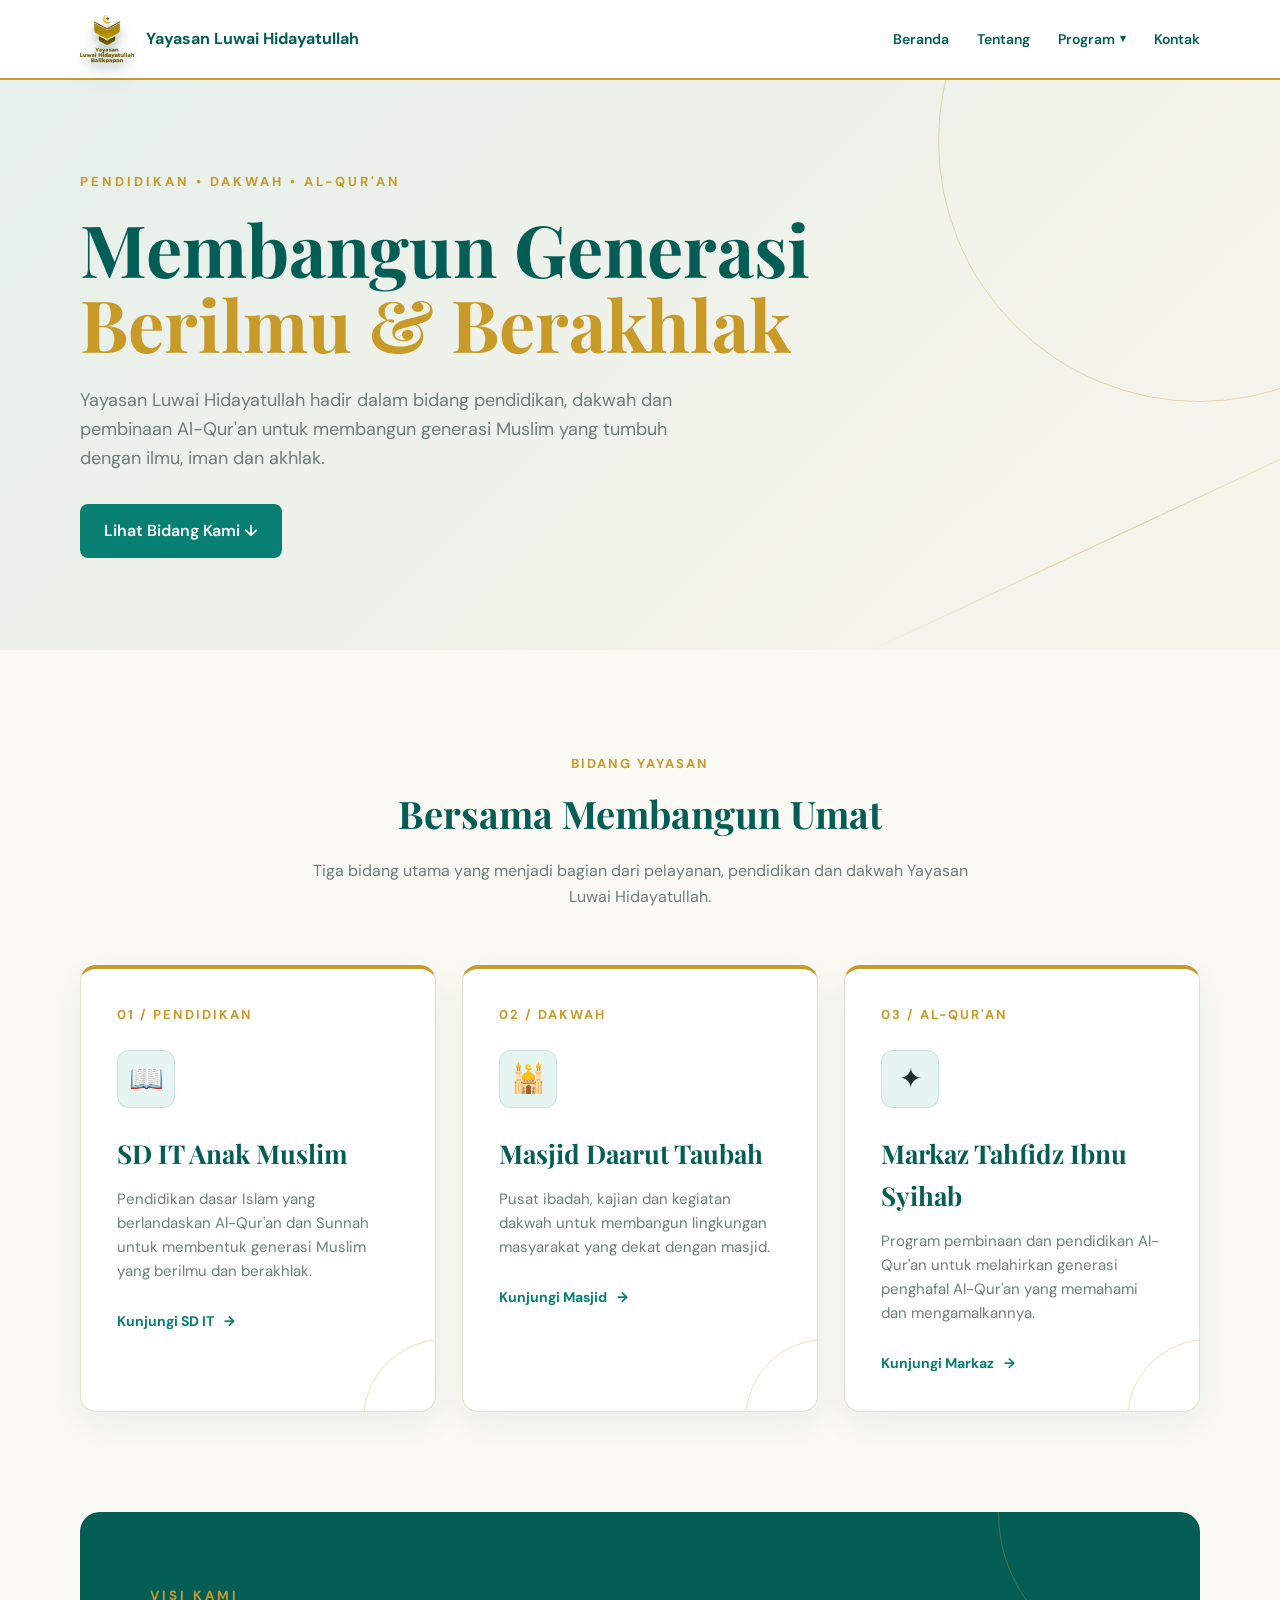
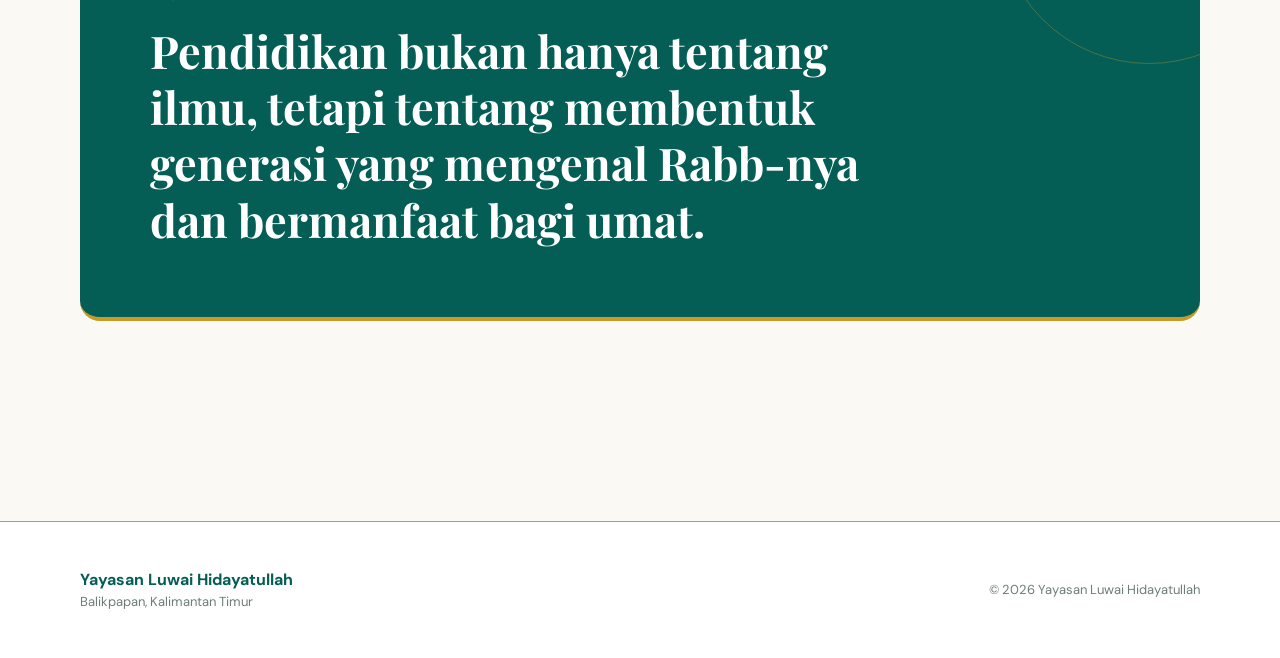
<file: index.html>
<!DOCTYPE html>
<html lang="id">
<head>
  <meta charset="UTF-8">
  <meta name="viewport" content="width=device-width, initial-scale=1.0">

  <title>Yayasan Luwai Hidayatullah</title>

  <!-- Google Font -->
  <link rel="stylesheet" href="css/style.css">
  <link rel="preconnect" href="https://fonts.googleapis.com">
  <link rel="preconnect" href="https://fonts.gstatic.com" crossorigin>
  <link href="https://fonts.googleapis.com/css2?family=DM+Sans:wght@400;500;600;700&family=Playfair+Display:wght@600;700&display=swap" rel="stylesheet">
  <link rel="stylesheet" href="css/style.css">
  <link rel="stylesheet" href="css/home.css">
    
</head>

<body>

  <!-- HEADER -->

  <header class="site-header">

    <div class="container navbar">

      <a href="#" class="brand">

        <div class="logo">   <img src="asset/image/logo-yayasan.png" alt="Logo Yayasan Luwai Hidayatullah"> </div>

        <div>
          Yayasan Luwai Hidayatullah
        </div>

      </a>

      <div class="nav-area">

  <button
    class="menu-toggle"
    id="menuToggle"
    aria-label="Buka menu navigasi"
    aria-expanded="false"
  >
    <span></span>
    <span></span>
    <span></span>
  </button>

  <nav class="nav-menu" id="navMenu">
    <a href="./index.html">Beranda</a>
    <a href="./tentang.html">Tentang</a>
    <div class="nav-dropdown">
  <button class="dropdown-toggle" type="button">
    Program <span>▾</span>
  </button>

  <div class="dropdown-menu">
    <a href="./sdit.html">SDIT Anak Muslim</a>
    <a href="./masjid.html">Masjid</a>
    <a href="./tahfidz.html">Tahfidz</a>
  </div>
</div>
    <a href="#kontak">Kontak</a>
  </nav>

</div>

    </div>

  </header>


  <!-- HERO -->

  <main>

    <section class="hero" id="home">

      <div class="container">

        <div class="hero-content">

          <div class="eyebrow">
            Pendidikan • Dakwah • Al-Qur'an
          </div>

          <h1>
            Membangun Generasi
            <span>Berilmu & Berakhlak</span>
          </h1>

          <p class="hero-description">
            Yayasan Luwai Hidayatullah hadir dalam bidang pendidikan,
            dakwah dan pembinaan Al-Qur'an untuk membangun generasi
            Muslim yang tumbuh dengan ilmu, iman dan akhlak.
          </p>

          <a href="#program" class="hero-button">
            Lihat Bidang Kami ↓
          </a>

        </div>

      </div>

    </section>


    <!-- PROGRAM -->

    <section class="program-section" id="program">

      <div class="container">

        <div class="section-heading">

          <span>Bidang Yayasan</span>

          <h2>
            Bersama Membangun Umat
          </h2>

          <p>
            Tiga bidang utama yang menjadi bagian dari pelayanan,
            pendidikan dan dakwah Yayasan Luwai Hidayatullah.
          </p>

        </div>


        <div class="program-grid">


          <!-- SDIT -->

          <a href="sdit.html" class="program-card">

            <div class="card-number">
              01 / PENDIDIKAN
            </div>

            <div class="card-icon">
              📖
            </div>

            <h3>
              SD IT Anak Muslim
            </h3>

            <p>
              Pendidikan dasar Islam yang berlandaskan
              Al-Qur'an dan Sunnah untuk membentuk generasi
              Muslim yang berilmu dan berakhlak.
            </p>

            <div class="card-link">
              Kunjungi SD IT
              <span>→</span>
            </div>

          </a>


          <!-- MASJID -->

          <a href="masjid.html" class="program-card">

            <div class="card-number">
              02 / DAKWAH
            </div>

            <div class="card-icon">
              🕌
            </div>

            <h3>
              Masjid Daarut Taubah
            </h3>

            <p>
              Pusat ibadah, kajian dan kegiatan dakwah
              untuk membangun lingkungan masyarakat
              yang dekat dengan masjid.
            </p>

            <div class="card-link">
              Kunjungi Masjid
              <span>→</span>
            </div>

          </a>


          <!-- TAHFIDZ -->

          <a href="tahfidz.html" class="program-card">

            <div class="card-number">
              03 / AL-QUR'AN
            </div>

            <div class="card-icon">
              ✦
            </div>

            <h3>
              Markaz Tahfidz Ibnu Syihab
            </h3>

            <p>
              Program pembinaan dan pendidikan Al-Qur'an
              untuk melahirkan generasi penghafal Al-Qur'an
              yang memahami dan mengamalkannya.
            </p>

            <div class="card-link">
              Kunjungi Markaz
              <span>→</span>
            </div>

          </a>


        </div>


        <!-- VISI -->

        <div class="vision" id="tentang">

          <small>
            Visi Kami
          </small>

          <h2>
            Pendidikan bukan hanya tentang ilmu,
            tetapi tentang membentuk generasi
            yang mengenal Rabb-nya dan bermanfaat bagi umat.
          </h2>

        </div>

      </div>

    </section>

  </main>


  <!-- FOOTER -->

  <footer id="kontak">

    <div class="container footer-content">

      <div>

        <div class="footer-name">
          Yayasan Luwai Hidayatullah
        </div>

        <div class="footer-text">
          Balikpapan, Kalimantan Timur
        </div>

      </div>

      <div class="footer-text">
        © 2026 Yayasan Luwai Hidayatullah
      </div>

    </div>

  </footer>
<script>
  const menuToggle = document.getElementById("menuToggle");
  const navMenu = document.getElementById("navMenu");

  menuToggle.addEventListener("click", function () {
    menuToggle.classList.toggle("active");
    navMenu.classList.toggle("active");

    const isOpen = navMenu.classList.contains("active");
    menuToggle.setAttribute("aria-expanded", isOpen);
  });

  navMenu.querySelectorAll("a").forEach(function (link) {
    link.addEventListener("click", function () {
      menuToggle.classList.remove("active");
      navMenu.classList.remove("active");
      menuToggle.setAttribute("aria-expanded", "false");
    });
  });
  const programDropdown = document.querySelector('.nav-dropdown');
const programToggle = document.querySelector('.dropdown-toggle');

programToggle.addEventListener('click', (e) => {
  e.stopPropagation();
  programDropdown.classList.toggle('active');
});

document.addEventListener('click', () => {
  programDropdown.classList.remove('active');
});
</script>

</body>
</html>
</file>
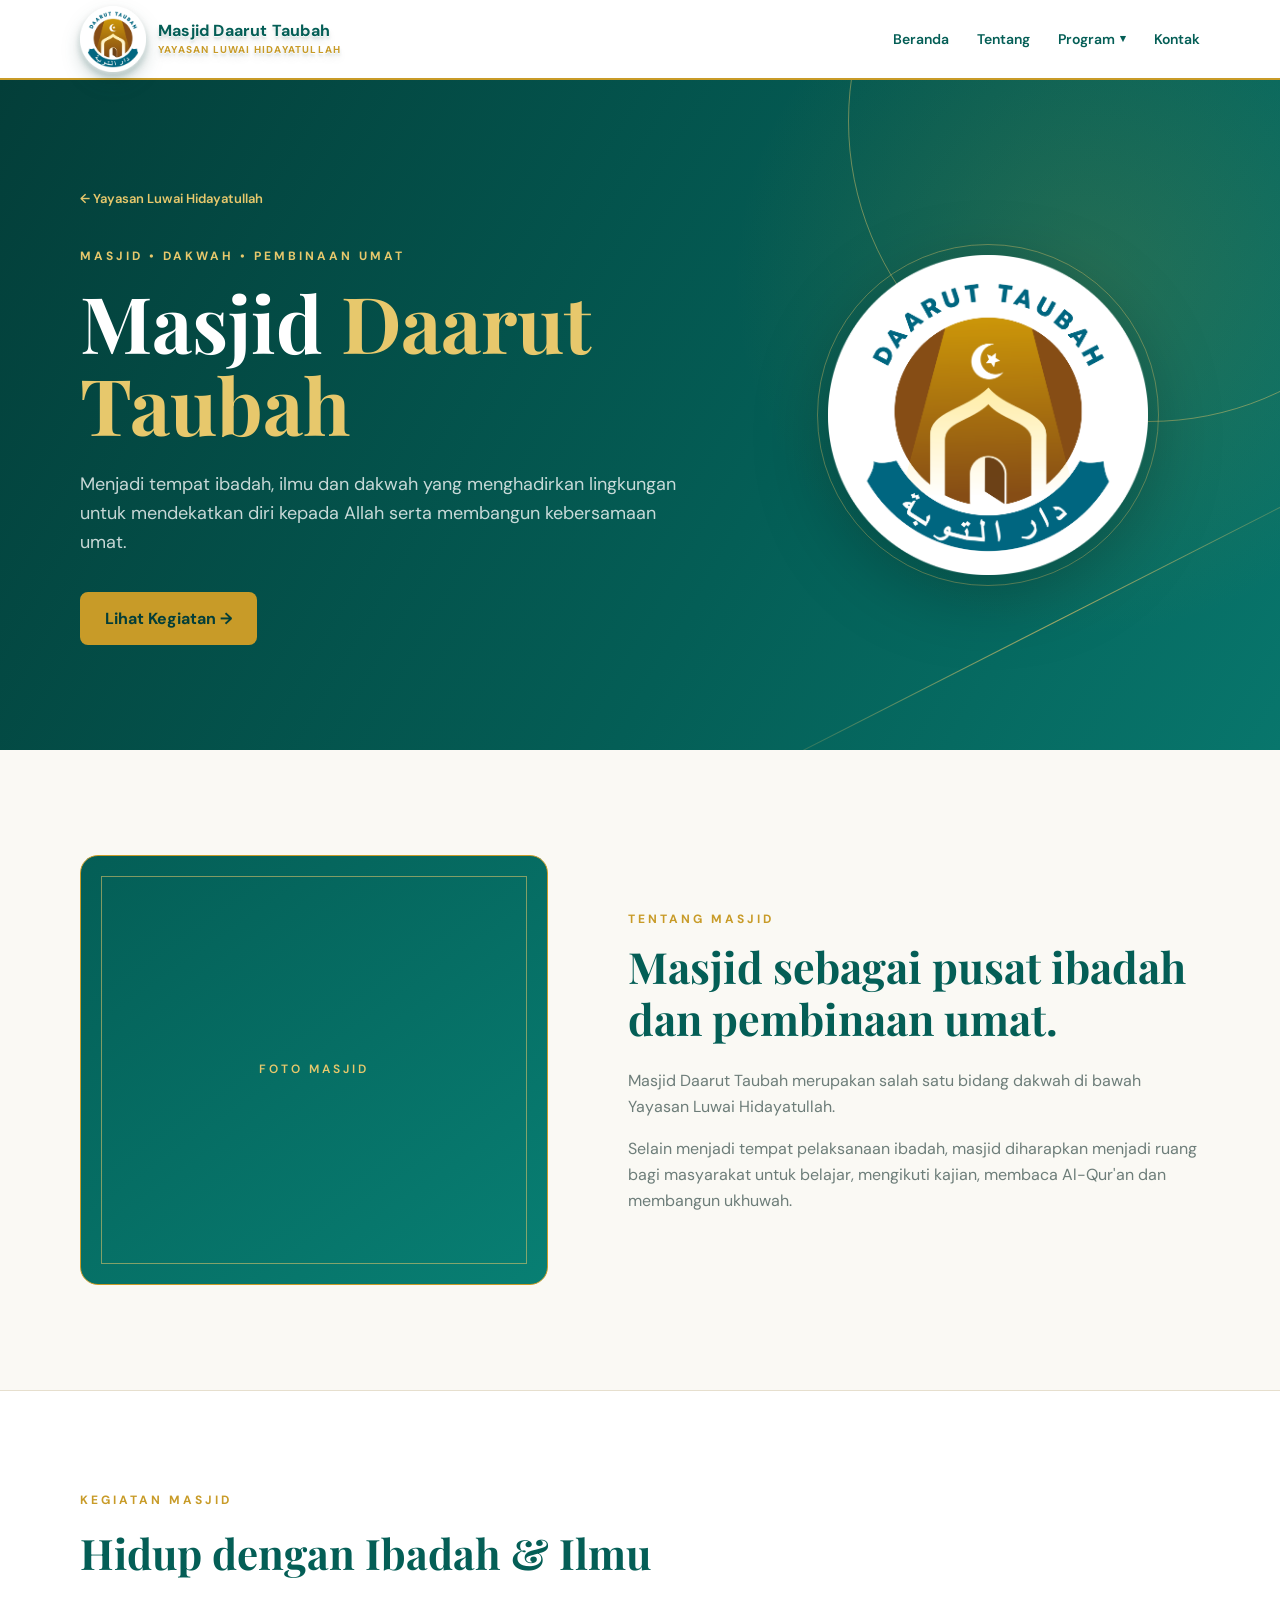
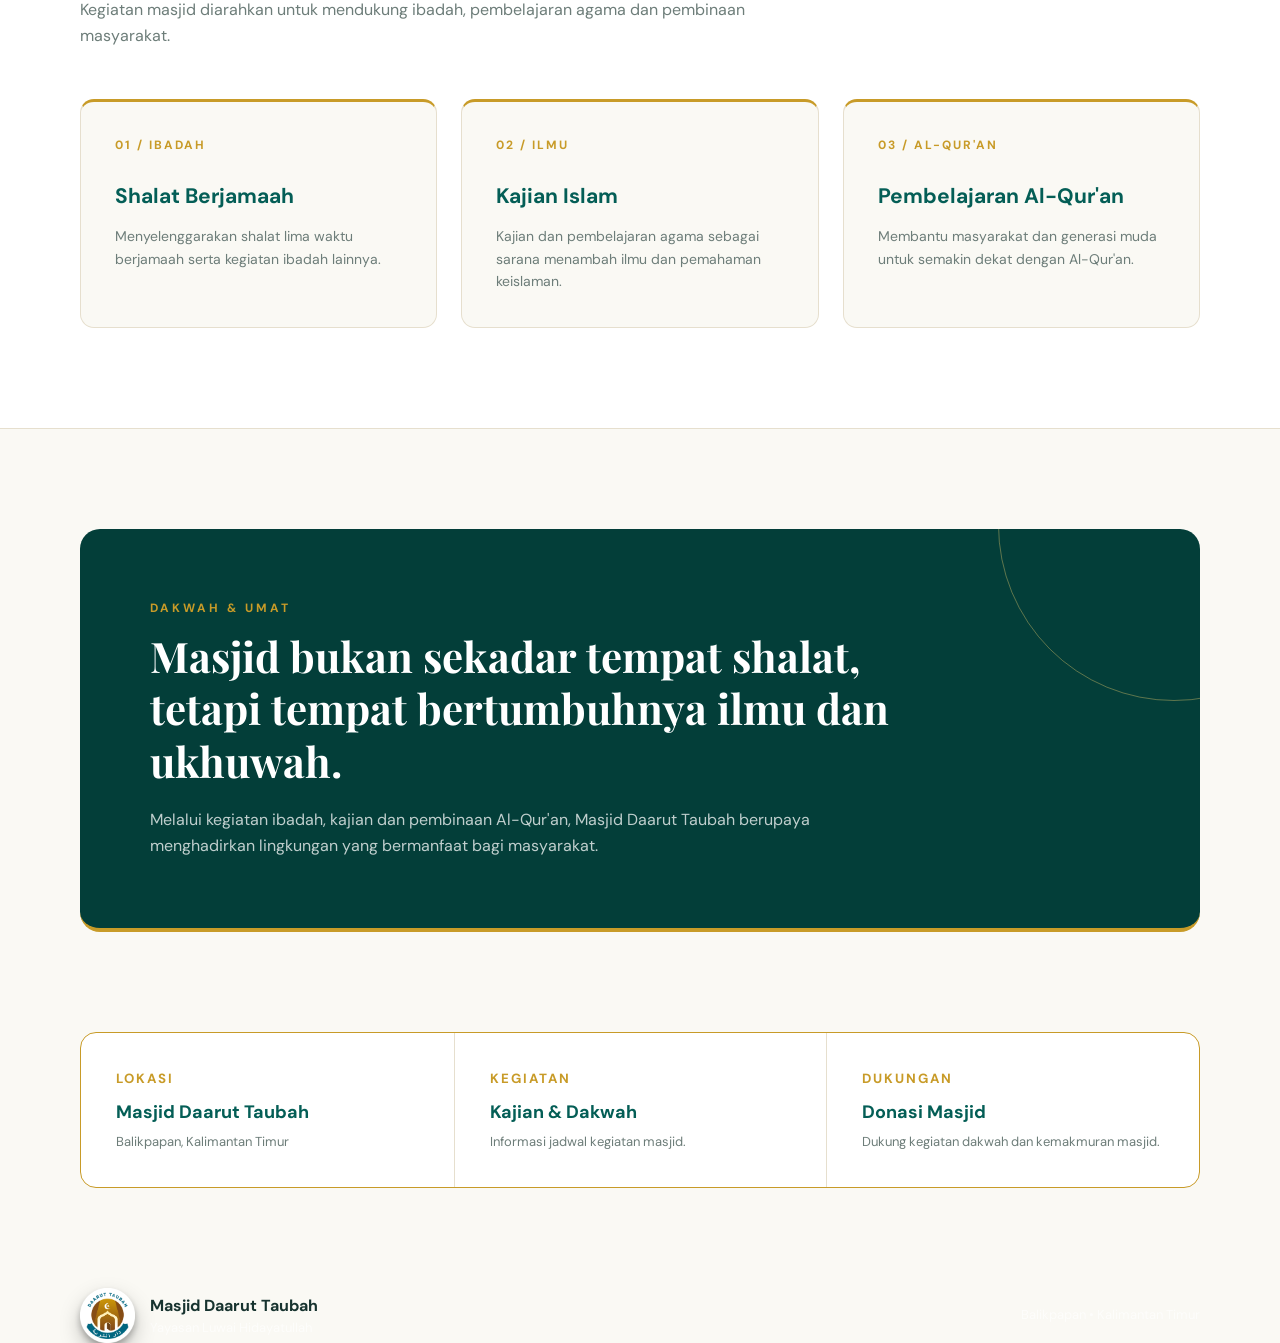
<file: masjid.html>
<!DOCTYPE html>
<html lang="id">
<head>

  <meta charset="UTF-8">
  <meta name="viewport" content="width=device-width, initial-scale=1.0">

  <title>Masjid Daarut Taubah | Yayasan Luwai Hidayatullah</title>

  <link rel="preconnect" href="https://fonts.googleapis.com">
  <link rel="preconnect" href="https://fonts.gstatic.com" crossorigin>
  <link rel="stylesheet" href="css/style.css">

  <link
    href="https://fonts.googleapis.com/css2?family=DM+Sans:wght@400;500;600;700&family=Playfair+Display:wght@600;700&display=swap"
    rel="stylesheet"
  >
  <link rel="stylesheet" href="css/style.css">
  <link rel="stylesheet" href="css/masjid.css">

</head>


<body>


<!-- ===============================
     HEADER
================================ -->


<header class="site-header">

  <div class="container navbar">

    <a href="index.html" class="brand">

      <div class="logo">

        <img
          src="asset/image/logo-masjid.png"
          alt="Logo Masjid Daarut Taubah"
        >

      </div>


      <div class="brand-name">

        Masjid Daarut Taubah

        <small>
          Yayasan Luwai Hidayatullah
        </small>

      </div>

    </a>


    <div class="nav-area">

  <button
    class="menu-toggle"
    id="menuToggle"
    aria-label="Buka menu navigasi"
    aria-expanded="false"
  >
    <span></span>
    <span></span>
    <span></span>
  </button>

  <nav class="nav-menu" id="navMenu">
    <a href="./index.html">Beranda</a>
    <a href="./tentang.html">Tentang</a>
    <div class="nav-dropdown">
  <button class="dropdown-toggle" type="button">
    Program <span>▾</span>
  </button>

  <div class="dropdown-menu">
    <a href="./sdit.html">SDIT Anak Muslim</a>
    <a href="./masjid.html">Masjid</a>
    <a href="./tahfidz.html">Tahfidz</a>
  </div>
</div>
    <a href="#kontak">Kontak</a>
  </nav>

</div>

  </div>

</header>



<!-- ===============================
     HERO
================================ -->


<section class="hero">

  <div class="container hero-grid">


    <div>

      <a
        href="index.html"
        class="back-link"
      >

        ← Yayasan Luwai Hidayatullah

      </a>


      <div class="eyebrow">

        Masjid • Dakwah • Pembinaan Umat

      </div>


      <h1>

        Masjid
        <span>Daarut Taubah</span>

      </h1>


      <p class="hero-description">

        Menjadi tempat ibadah, ilmu dan dakwah
        yang menghadirkan lingkungan untuk
        mendekatkan diri kepada Allah serta
        membangun kebersamaan umat.

      </p>


      <a
        href="#kegiatan"
        class="hero-button"
      >

        Lihat Kegiatan →

      </a>

    </div>



    <div class="hero-logo">

      <img
        src="asset/image/logo-masjid.png"
        alt="Masjid Daarut Taubah"
      >

    </div>


  </div>

</section>



<!-- ===============================
     TENTANG
================================ -->


<section
  class="about"
  id="tentang"
>

  <div class="container about-grid">


    <div class="about-visual"></div>


    <div class="about-copy">

      <div class="section-label">

        Tentang Masjid

      </div>


      <h2>

        Masjid sebagai pusat
        ibadah dan pembinaan umat.

      </h2>


      <p>

        Masjid Daarut Taubah merupakan salah satu
        bidang dakwah di bawah Yayasan Luwai
        Hidayatullah.

      </p>


      <p>

        Selain menjadi tempat pelaksanaan ibadah,
        masjid diharapkan menjadi ruang bagi
        masyarakat untuk belajar, mengikuti kajian,
        membaca Al-Qur'an dan membangun ukhuwah.

      </p>

    </div>


  </div>

</section>



<!-- ===============================
     KEGIATAN
================================ -->


<section
  class="activities"
  id="kegiatan"
>

  <div class="container">


    <div class="section-heading">

      <div class="section-label">

        Kegiatan Masjid

      </div>


      <h2>

        Hidup dengan Ibadah & Ilmu

      </h2>


      <p>

        Kegiatan masjid diarahkan untuk mendukung
        ibadah, pembelajaran agama dan pembinaan
        masyarakat.

      </p>

    </div>



    <div class="activity-grid">


      <div class="activity-card">

        <div class="activity-number">
          01 / IBADAH
        </div>

        <h3>
          Shalat Berjamaah
        </h3>

        <p>

          Menyelenggarakan shalat lima waktu
          berjamaah serta kegiatan ibadah
          lainnya.

        </p>

      </div>



      <div class="activity-card">

        <div class="activity-number">
          02 / ILMU
        </div>

        <h3>
          Kajian Islam
        </h3>

        <p>

          Kajian dan pembelajaran agama sebagai
          sarana menambah ilmu dan pemahaman
          keislaman.

        </p>

      </div>



      <div class="activity-card">

        <div class="activity-number">
          03 / AL-QUR'AN
        </div>

        <h3>
          Pembelajaran Al-Qur'an
        </h3>

        <p>

          Membantu masyarakat dan generasi muda
          untuk semakin dekat dengan
          Al-Qur'an.

        </p>

      </div>


    </div>

  </div>

</section>



<!-- ===============================
     DAKWAH
================================ -->


<section
  class="dakwah"
  id="dakwah"
>

  <div class="container">

    <div class="dakwah-box">


      <div class="section-label">

        Dakwah & Umat

      </div>


      <h2>

        Masjid bukan sekadar tempat shalat,
        tetapi tempat bertumbuhnya ilmu
        dan ukhuwah.

      </h2>


      <p>

        Melalui kegiatan ibadah, kajian dan
        pembinaan Al-Qur'an, Masjid Daarut Taubah
        berupaya menghadirkan lingkungan yang
        bermanfaat bagi masyarakat.

      </p>


    </div>

  </div>

</section>



<!-- ===============================
     INFORMASI
================================ -->


<section
  class="info"
  id="informasi"
>

  <div class="container">


    <div class="info-grid">


      <div class="info-item">

        <small>
          Lokasi
        </small>

        <strong>
          Masjid Daarut Taubah
        </strong>

        <p>
          Balikpapan, Kalimantan Timur
        </p>

      </div>



      <div class="info-item">

        <small>
          Kegiatan
        </small>

        <strong>
          Kajian & Dakwah
        </strong>

        <p>
          Informasi jadwal kegiatan masjid.
        </p>

      </div>



      <div class="info-item">

        <small>
          Dukungan
        </small>

        <strong>
          Donasi Masjid
        </strong>

        <p>
          Dukung kegiatan dakwah dan kemakmuran masjid.
        </p>

      </div>


    </div>


  </div>

</section>



<!-- ===============================
     FOOTER
================================ -->


<footer>

  <div class="container footer-content">


    <div class="footer-brand">


      <img
        src="asset/image/logo-masjid.png"
        alt="Logo Masjid Daarut Taubah"
      >


      <div>

        <div class="footer-title">

          Masjid Daarut Taubah

        </div>

        <div class="footer-text">

          Yayasan Luwai Hidayatullah

        </div>

      </div>


    </div>


    <div class="footer-text">

      Balikpapan • Kalimantan Timur

    </div>


  </div>

</footer>
  <script>
  const menuToggle = document.getElementById("menuToggle");
  const navMenu = document.getElementById("navMenu");

  menuToggle.addEventListener("click", function () {
    menuToggle.classList.toggle("active");
    navMenu.classList.toggle("active");

    const isOpen = navMenu.classList.contains("active");
    menuToggle.setAttribute("aria-expanded", isOpen);
  });

  navMenu.querySelectorAll("a").forEach(function (link) {
    link.addEventListener("click", function () {
      menuToggle.classList.remove("active");
      navMenu.classList.remove("active");
      menuToggle.setAttribute("aria-expanded", "false");
    });
  });
    const programDropdown = document.querySelector(".nav-dropdown");
const programToggle = document.querySelector(".dropdown-toggle");

programToggle.addEventListener("click", function (e) {
  e.stopPropagation();
  programDropdown.classList.toggle("active");
});

document.addEventListener("click", function () {
  programDropdown.classList.remove("active");
});
</script>


</body>
</html>
</file>
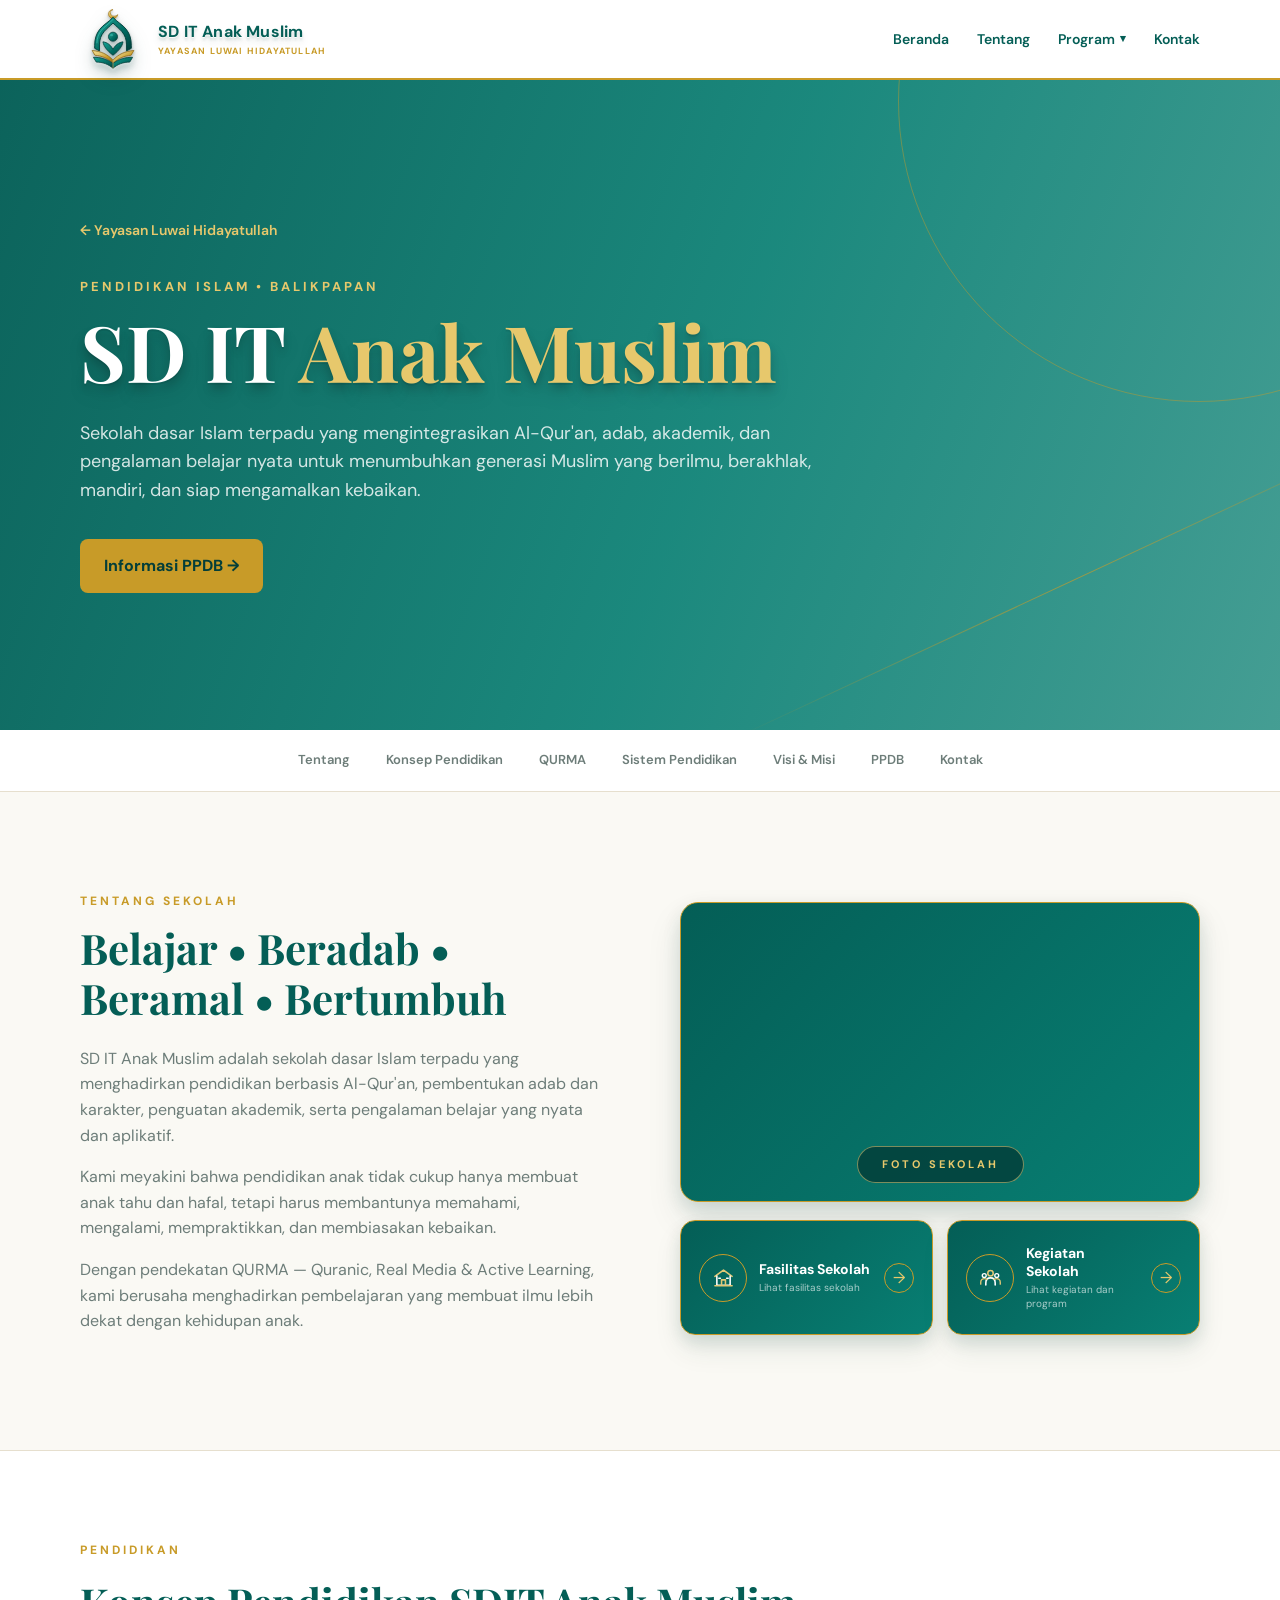
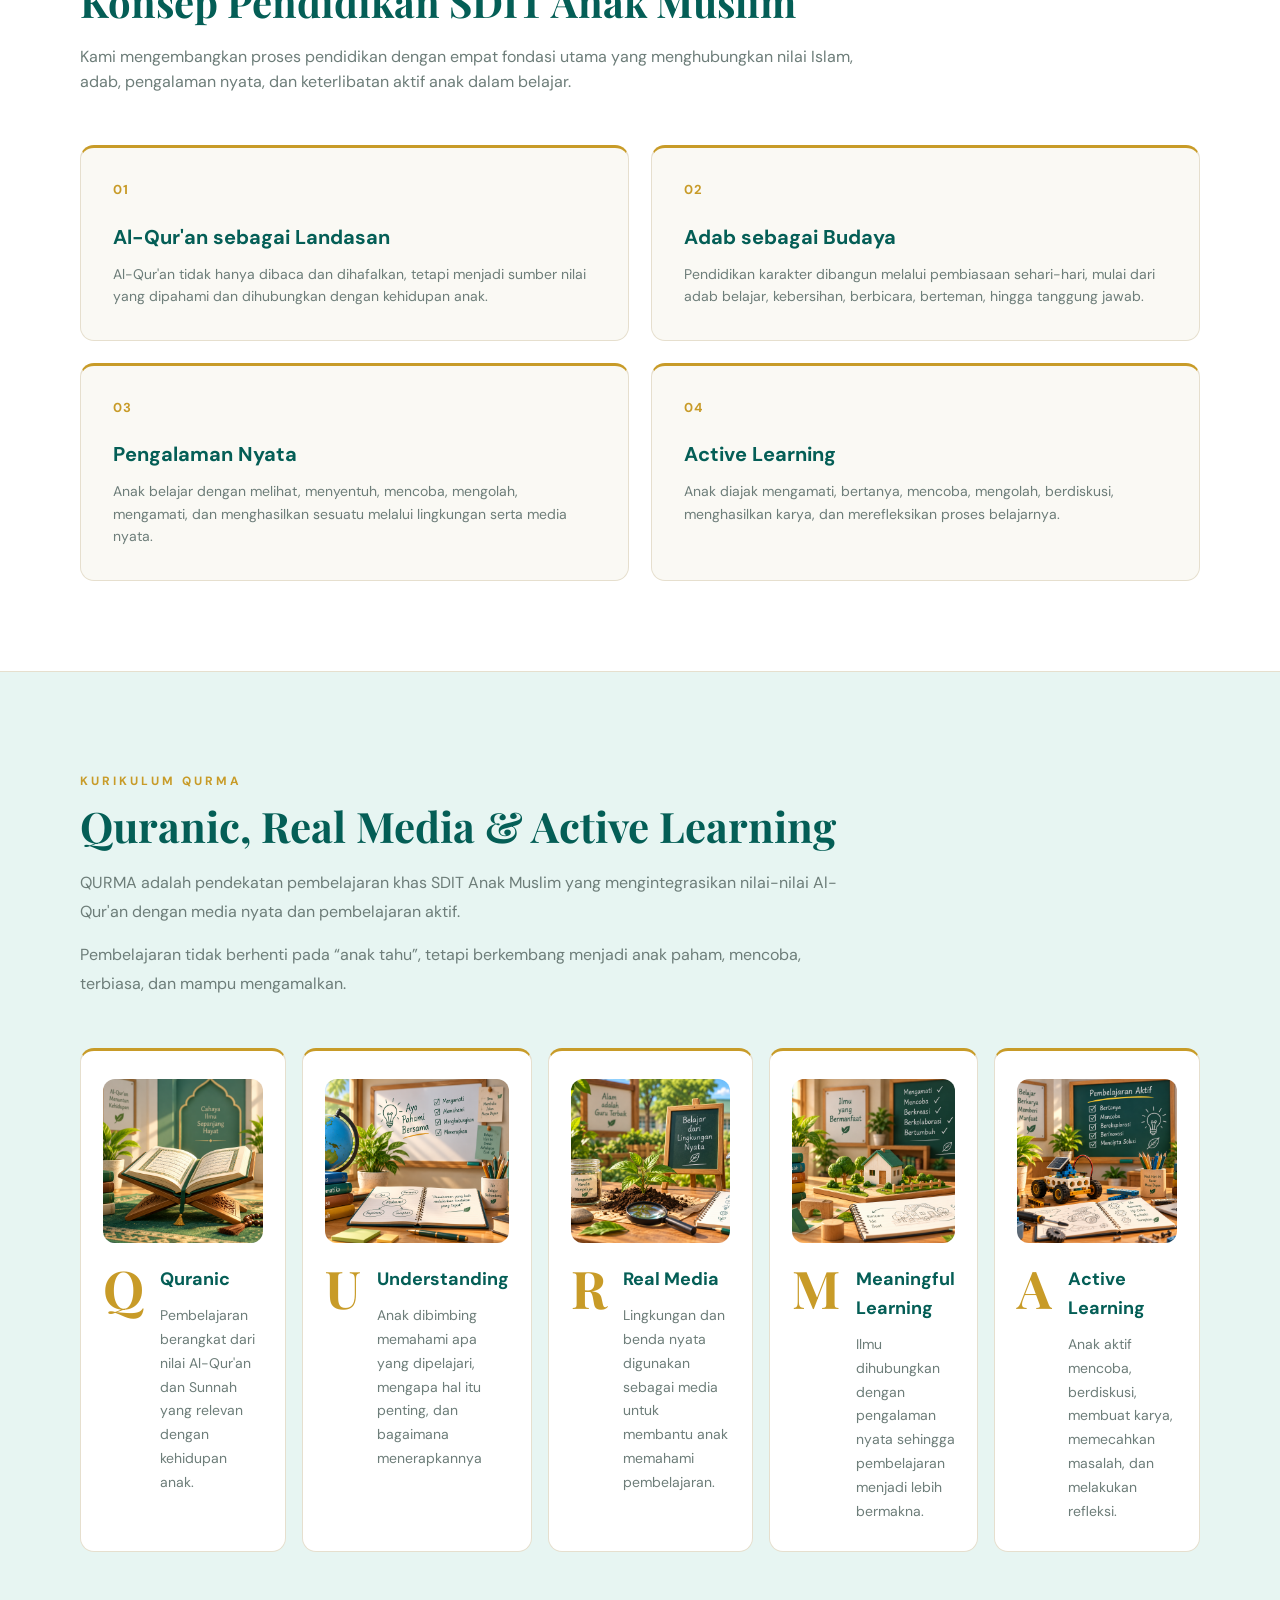
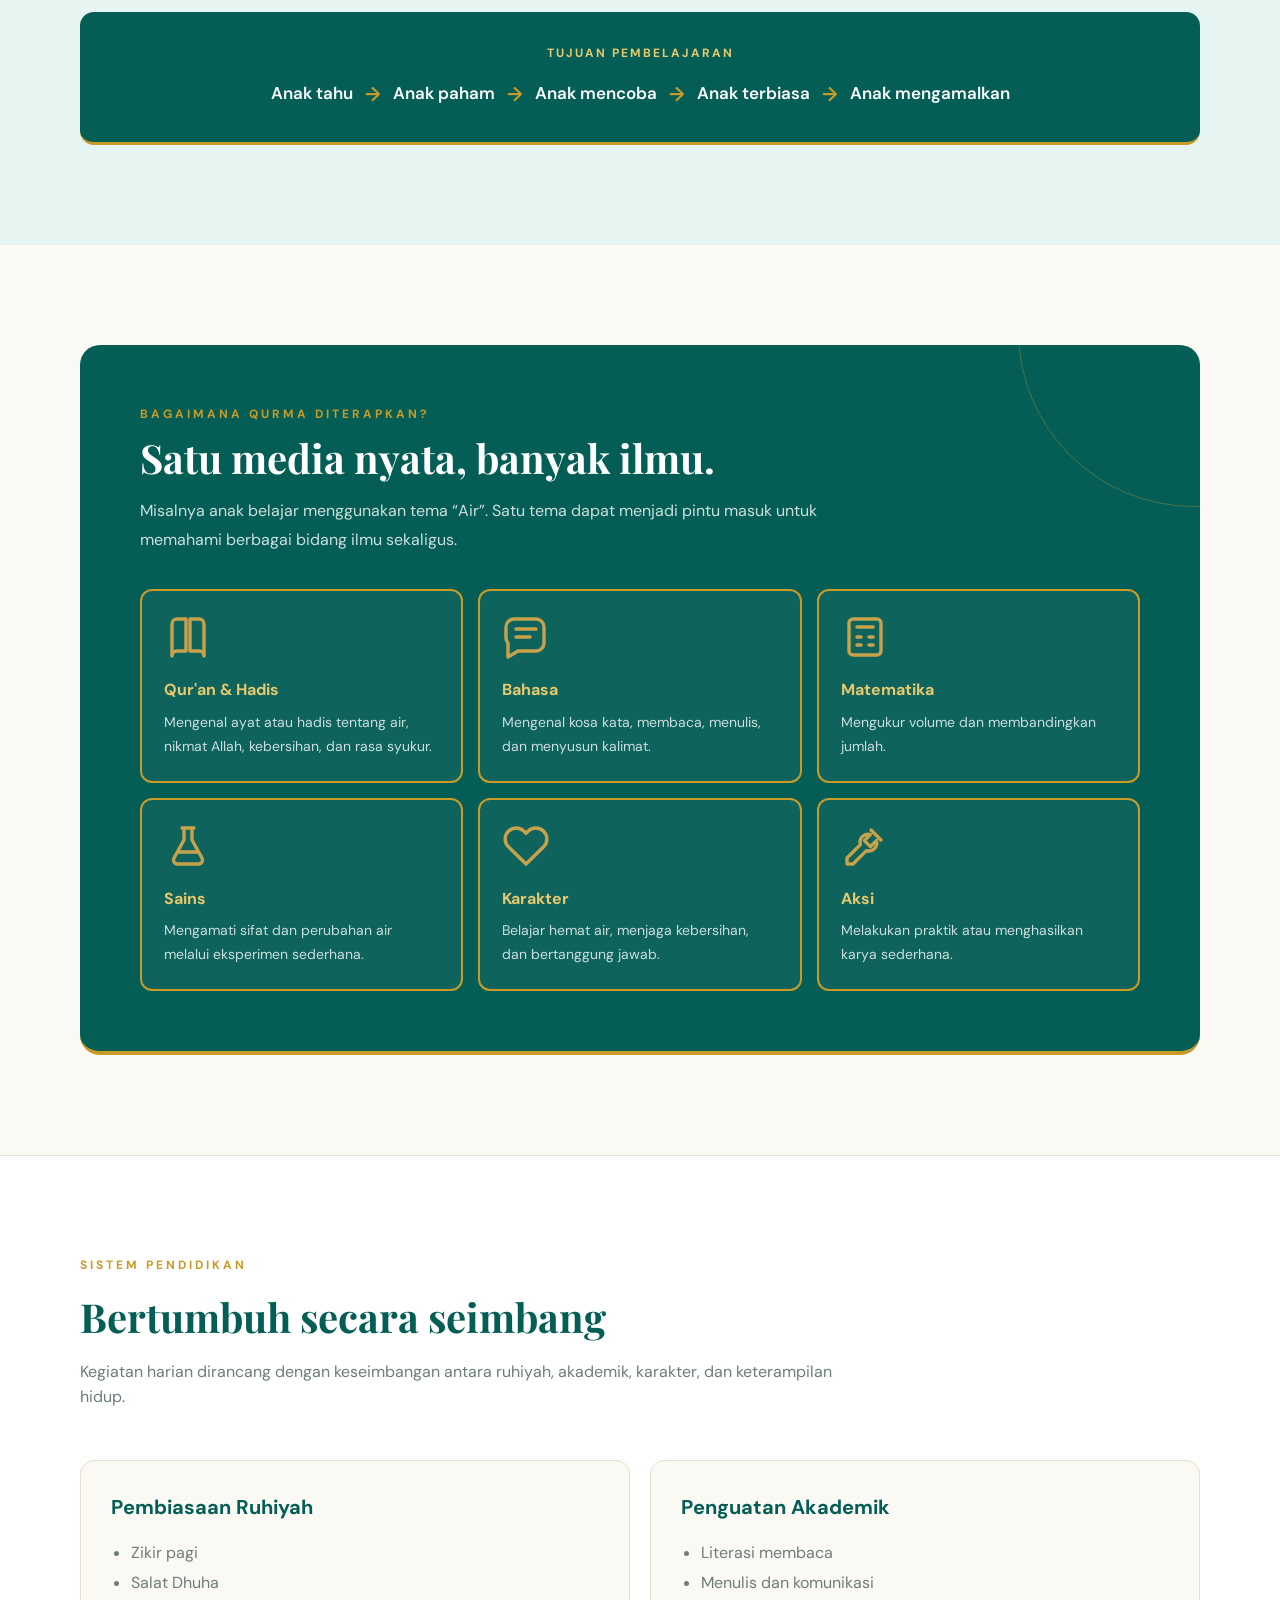
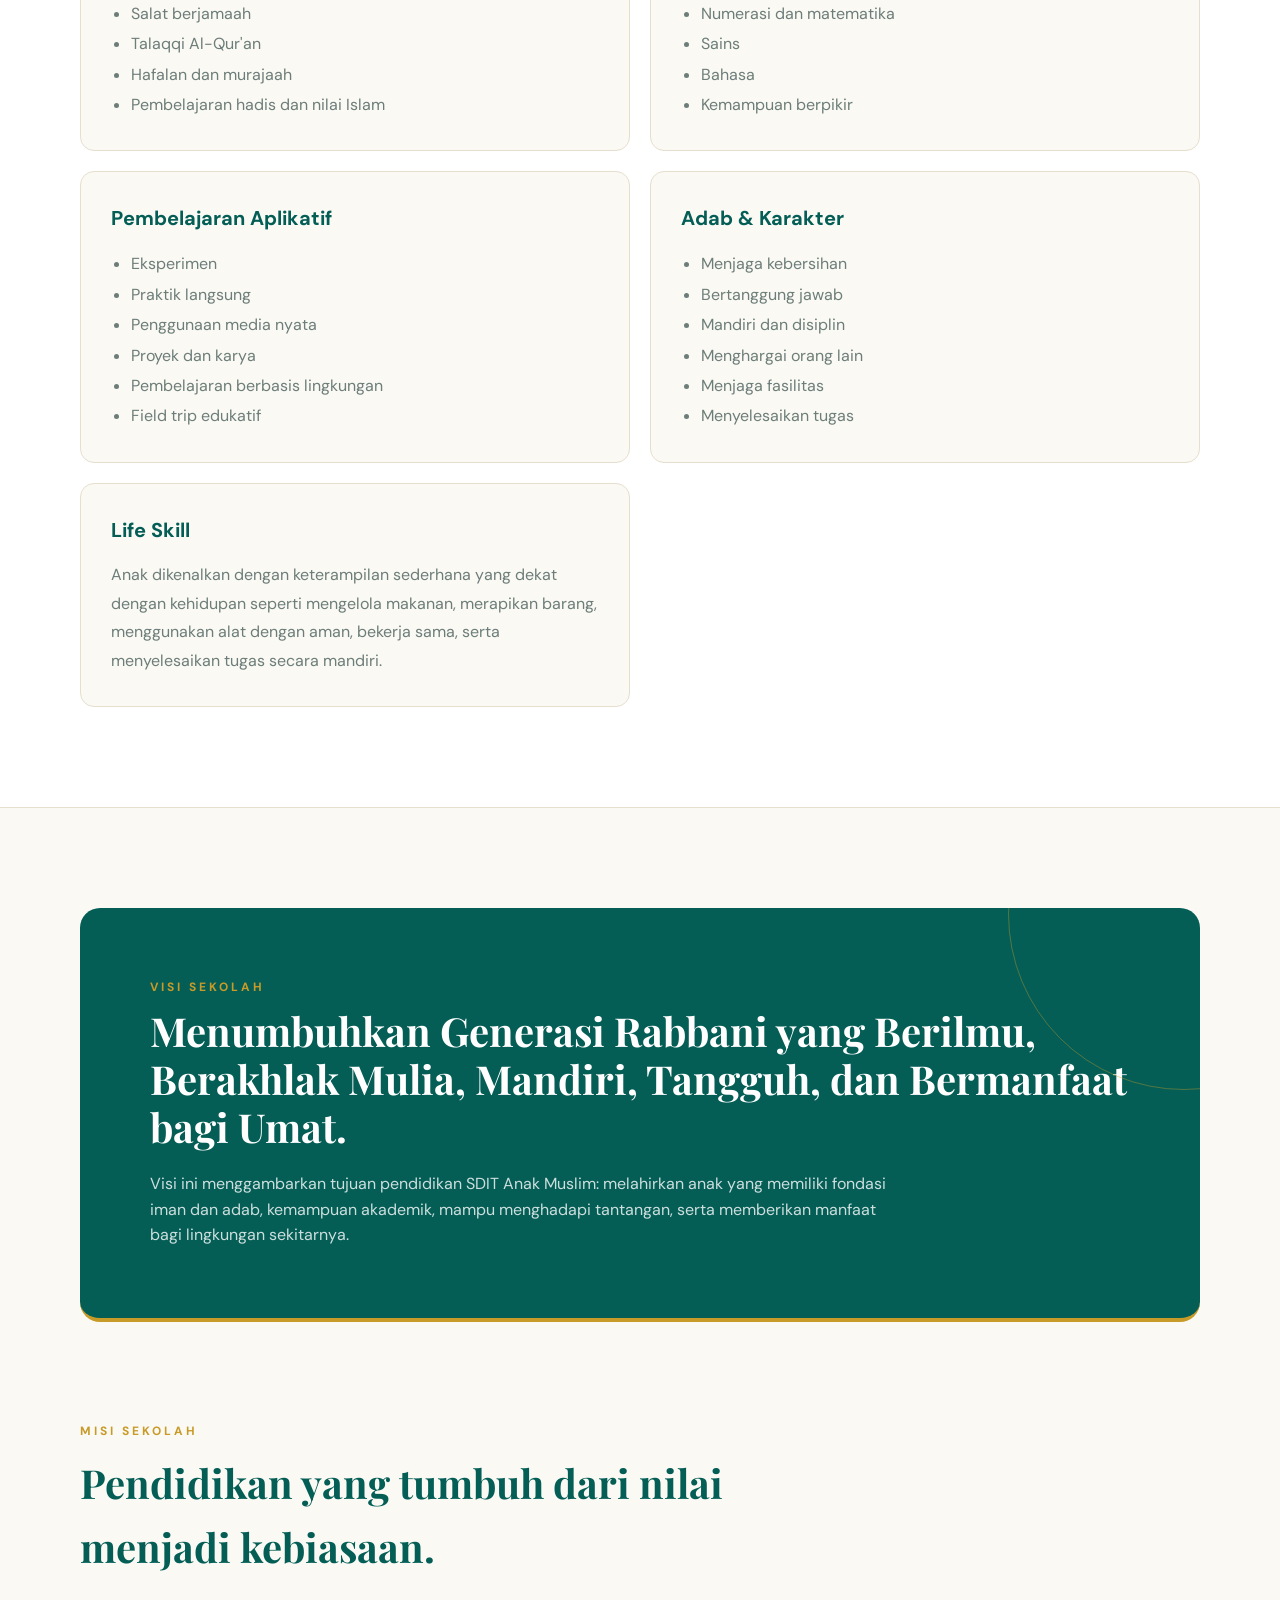
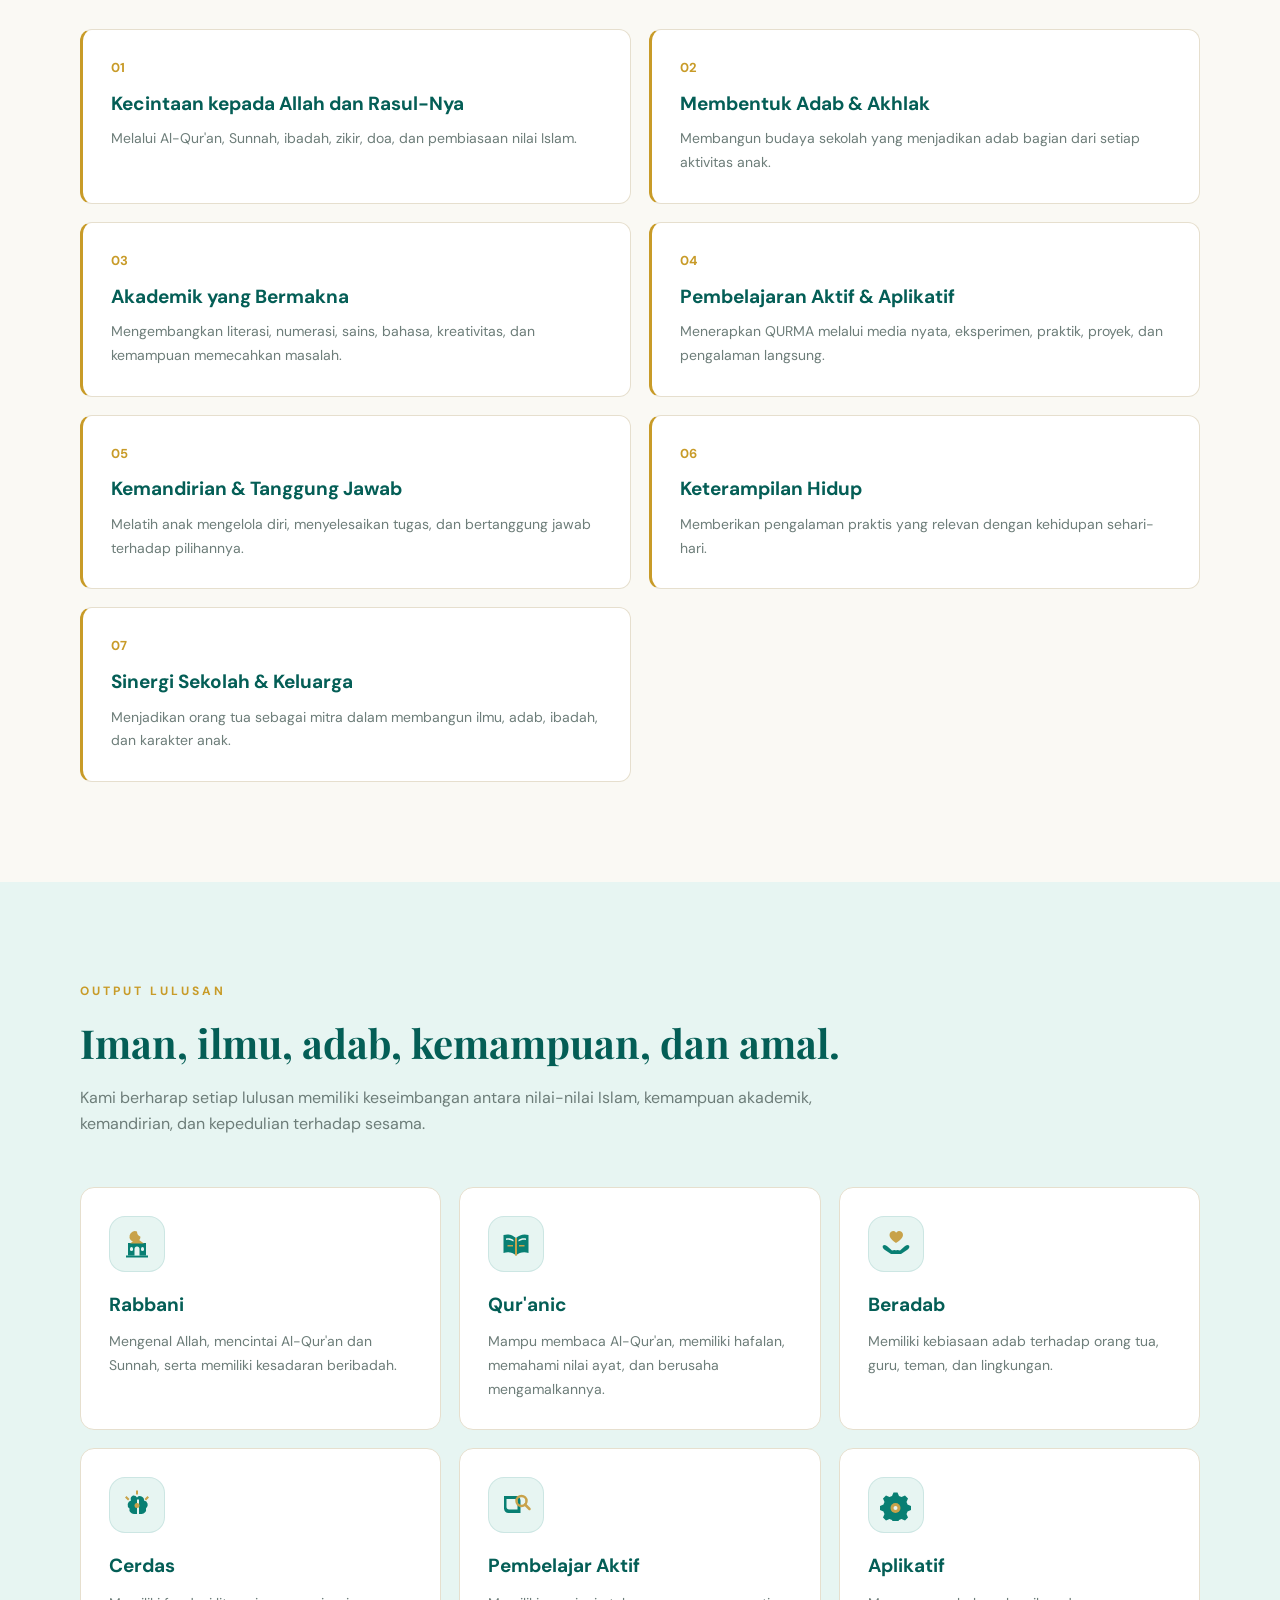
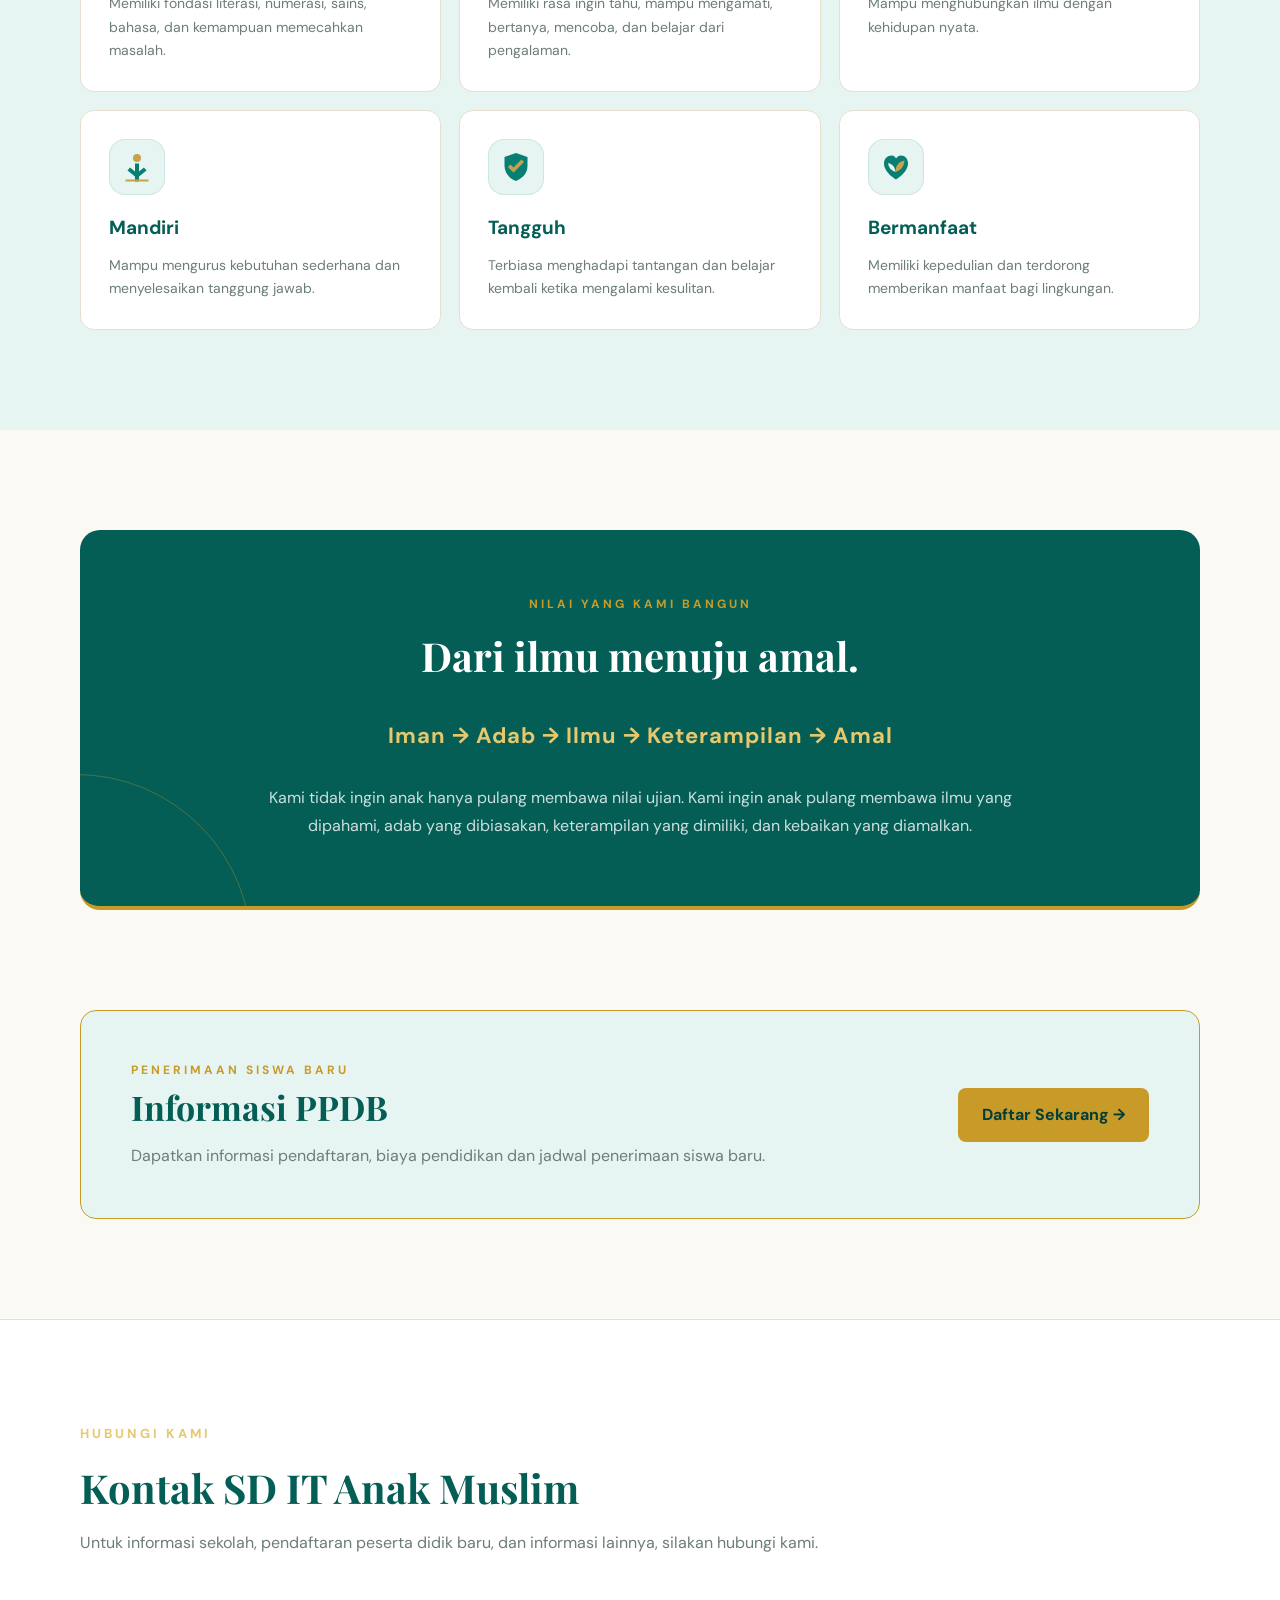
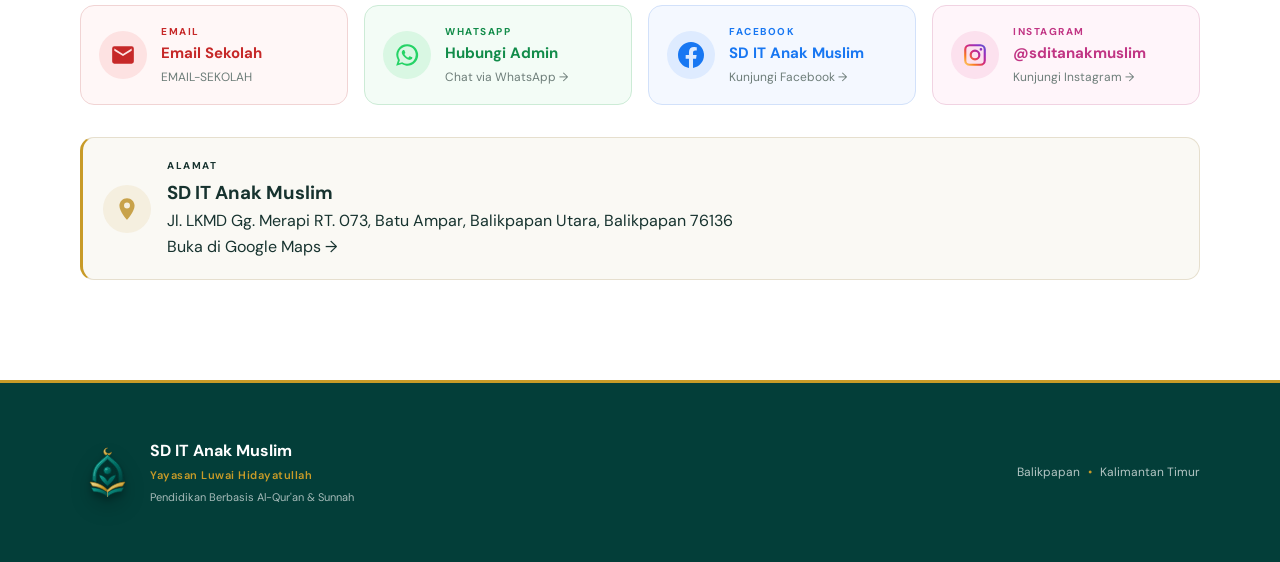
<file: sdit.html>
<!DOCTYPE html>
<html lang="id">
<head>
  <meta charset="UTF-8">
  <meta name="viewport" content="width=device-width, initial-scale=1.0">

  <title>SD IT Anak Muslim | Yayasan Luwai Hidayatullah</title>

  <link rel="preconnect" href="https://fonts.googleapis.com">
  <link rel="preconnect" href="https://fonts.gstatic.com" crossorigin>
 
  <link href="https://fonts.googleapis.com/css2?family=DM+Sans:wght@400;500;600;700&family=Playfair+Display:wght@600;700&display=swap" rel="stylesheet">
  <link rel="stylesheet" href="css/style.css">
  <link rel="stylesheet" href="css/sdit.css">
  
</head>


<body>


<!-- HEADER -->

<header class="site-header">

  <div class="container navbar">

    <div class="brand">

      <div class="logo">
  <img src="asset/icon/logo-sdit-3d.svg" alt="Logo SD IT Anak Muslim">
</div>

      <div class="brand-text">

  <span class="brand-name">
    SD IT Anak Muslim
  </span>

  <span class="brand-parent">
    Yayasan Luwai Hidayatullah
  </span>

</div>

</div>


    <div class="nav-area">

  <button
    class="menu-toggle"
    id="menuToggle"
    aria-label="Buka menu navigasi"
    aria-expanded="false"
  >
    <span></span>
    <span></span>
    <span></span>
  </button>

  <nav class="nav-menu" id="navMenu">
    <a href="./index.html">Beranda</a>
    <a href="./tentang.html">Tentang</a>
    <div class="nav-dropdown">
  <button class="dropdown-toggle" type="button">
    Program <span>▾</span>
  </button>

  <div class="dropdown-menu">
    <a href="./sdit.html">SDIT Anak Muslim</a>
    <a href="./masjid.html">Masjid</a>
    <a href="./tahfidz.html">Tahfidz</a>
  </div>
</div>
    <a href="#kontak">Kontak</a>
  </nav>

</div>

  </div>

</header>



<!-- HERO -->

<section class="hero">

  <div class="container">

    <div class="hero-content">

      <a href="index.html" class="back-link">
        ← Yayasan Luwai Hidayatullah
      </a>


      <div class="eyebrow">
        Pendidikan Islam • Balikpapan
      </div>


      <h1>

        SD IT
        <span>Anak Muslim</span>

      </h1>


      <p class="hero-description">
        Sekolah dasar Islam terpadu yang mengintegrasikan
        Al-Qur'an, adab, akademik, dan pengalaman belajar nyata
        untuk menumbuhkan generasi Muslim yang berilmu,
        berakhlak, mandiri, dan siap mengamalkan kebaikan.
      </p>

      <a href="#ppdb" class="button">

        Informasi PPDB →

      </a>

    </div>

  </div>

</section>

<!-- NAVIGASI HALAMAN SDIT -->

<div class="page-nav">
  <div class="container">

    <div class="page-nav-scroll">

      <a href="#tentang">Tentang</a>

      <a href="#keunggulan">Konsep Pendidikan</a>

      <a href="#qurma">QURMA</a>

      <a href="#sistem">Sistem Pendidikan</a>

      <a href="#visi">Visi & Misi</a>

      <a href="#ppdb">PPDB</a>

      <a href="#kontak">Kontak</a>

    </div>

  </div>
</div>

<!-- TENTANG -->

<section class="intro-section" id="tentang">
  <div class="container intro-grid">

    <div class="intro-text">

      <div class="section-label">
        Tentang Sekolah
      </div>

      <h2>
        Belajar • Beradab • Beramal • Bertumbuh
      </h2>

      <p>
        SD IT Anak Muslim adalah sekolah dasar Islam terpadu yang
        menghadirkan pendidikan berbasis Al-Qur'an, pembentukan
        adab dan karakter, penguatan akademik, serta pengalaman
        belajar yang nyata dan aplikatif.
      </p>

      <p>
        Kami meyakini bahwa pendidikan anak tidak cukup hanya
        membuat anak tahu dan hafal, tetapi harus membantunya
        memahami, mengalami, mempraktikkan, dan membiasakan kebaikan.
      </p>

      <p>
        Dengan pendekatan QURMA — Quranic, Real Media & Active Learning,
        kami berusaha menghadirkan pembelajaran yang membuat ilmu
        lebih dekat dengan kehidupan anak.
      </p>

    </div>

    <div class="intro-media">

  <!-- FOTO SEKOLAH -->
  <div class="school-image">
    <span>FOTO SEKOLAH</span>
  </div>

  <!-- MENU BAWAH FOTO -->
  <div class="school-quick-links">

    <a href="fasilitas.html" class="school-quick-card">

      <div class="quick-icon">
        <img src="asset/icon/fasilitas.svg" alt="">
      </div>

      <div class="quick-text">
        <h3>Fasilitas Sekolah</h3>
        <p>Lihat fasilitas sekolah</p>
      </div>

      <span class="quick-arrow">→</span>

    </a>


    <a href="kegiatan.html" class="school-quick-card">

      <div class="quick-icon">
        <img src="asset/icon/kegiatan.svg" alt="">
      </div>

      <div class="quick-text">
        <h3>Kegiatan Sekolah</h3>
        <p>Lihat kegiatan dan program</p>
      </div>

      <span class="quick-arrow">→</span>

    </a>

  </div>

</div>

  </div>
</section>


<!-- KONSEP PENDIDIKAN -->

<section class="features" id="keunggulan">

  <div class="container">

    <div class="section-heading">

      <div class="section-label">
        Pendidikan
      </div>

      <h2>
        Konsep Pendidikan SDIT Anak Muslim
      </h2>

      <p>
        Kami mengembangkan proses pendidikan dengan empat fondasi
        utama yang menghubungkan nilai Islam, adab, pengalaman nyata,
        dan keterlibatan aktif anak dalam belajar.
      </p>

    </div>


    <div class="feature-grid">

      <div class="feature-card">
        <div class="feature-number">01</div>

        <h3>Al-Qur'an sebagai Landasan</h3>

        <p>
          Al-Qur'an tidak hanya dibaca dan dihafalkan, tetapi menjadi
          sumber nilai yang dipahami dan dihubungkan dengan kehidupan anak.
        </p>
      </div>


      <div class="feature-card">
        <div class="feature-number">02</div>

        <h3>Adab sebagai Budaya</h3>

        <p>
          Pendidikan karakter dibangun melalui pembiasaan sehari-hari,
          mulai dari adab belajar, kebersihan, berbicara, berteman,
          hingga tanggung jawab.
        </p>
      </div>

      <div class="feature-card">
        <div class="feature-number">03</div>

        <h3>Pengalaman Nyata</h3>

        <p>
          Anak belajar dengan melihat, menyentuh, mencoba,
          mengolah, mengamati, dan menghasilkan sesuatu melalui
          lingkungan serta media nyata.
        </p>
      </div>
      <div class="feature-card">
        <div class="feature-number">04</div>

        <h3>Active Learning</h3>

        <p>
          Anak diajak mengamati, bertanya, mencoba, mengolah,
          berdiskusi, menghasilkan karya, dan merefleksikan
          proses belajarnya.
        </p>
      </div>

    </div>

  </div>
</section>


<!-- QURMA -->

<section class="qurma-section" id="qurma">

  <div class="container">

    <div class="qurma-header">

      <div class="section-label">
        Kurikulum QURMA
      </div>

      <h2>
        Quranic, Real Media & Active Learning
      </h2>

      <p>
        QURMA adalah pendekatan pembelajaran khas SDIT Anak Muslim
        yang mengintegrasikan nilai-nilai Al-Qur'an dengan media
        nyata dan pembelajaran aktif.
      </p>

      <p>
        Pembelajaran tidak berhenti pada “anak tahu”, tetapi
        berkembang menjadi anak paham, mencoba, terbiasa,
        dan mampu mengamalkan.
      </p>

    </div>

    <!-- CARD QURMA -->

    <div class="qurma-grid">

    <!-- Q -->
<div class="qurma-card">

  <div class="qurma-image">
    <img
      src="asset/image/qurma-quranic.png"
      alt="Ilustrasi Quranic"
    >
  </div>

  <div class="qurma-content">

    <div class="qurma-letter">Q</div>

    <div class="qurma-text">

      <h3>Quranic</h3>

      <p>
        Pembelajaran berangkat dari nilai Al-Qur'an dan Sunnah
        yang relevan dengan kehidupan anak.
      </p>

    </div>
    </div>
    </div>
  
    <!-- U -->
<div class="qurma-card">

  <div class="qurma-image">
    <img
      src="asset/image/qurma-understanding.png"
      alt="Ilustrasi Understanding"
    >
  </div>

  <div class="qurma-content">

    <div class="qurma-letter letter-u">U</div>

    <div class="qurma-text">

      <h3>Understanding</h3>

      <p>
        Anak dibimbing memahami apa yang dipelajari,
        mengapa hal itu penting, dan bagaimana menerapkannya
      </p>

    </div>
    </div>
    </div>

 <!-- R -->
    <div class="qurma-card">

  <div class="qurma-image">
    <img
      src="asset/image/qurma-real-media.png"
      alt="Ilustrasi Real Media"
    >
  </div>

  <div class="qurma-content">

    <div class="qurma-letter">R</div>

    <div class="qurma-text">

      <h3>Real Media</h3>

      <p>
        Lingkungan dan benda nyata digunakan sebagai media
        untuk membantu anak memahami pembelajaran.
      </p>

    </div>
  </div>
  </div>

<!-- M -->
   <div class="qurma-card">

  <div class="qurma-image">
    <img
      src="asset/image/qurma-meaningful.png"
      alt="Ilustrasi Meaningful Learning"
    >
  </div>

  <div class="qurma-content">

    <div class="qurma-letter">M</div>

    <div class="qurma-text">

      <h3>Meaningful Learning</h3>

      <p>
        Ilmu dihubungkan dengan pengalaman nyata sehingga
        pembelajaran menjadi lebih bermakna.
      </p>

    </div>
    </div>
    </div>

    <!-- A -->
<div class="qurma-card">

  <div class="qurma-image">
    <img
      src="asset/image/qurma-active-learning.png"
      alt="Ilustrasi Active Learning"
    >
  </div>

  <div class="qurma-content">

    <div class="qurma-letter">A</div>

    <div class="qurma-text">

      <h3>Active Learning</h3>

      <p>
        Anak aktif mencoba, berdiskusi, membuat karya,
        memecahkan masalah, dan melakukan refleksi.
      </p>

    </div>
    </div>
    </div>
 
</div>  <!--Tutup Qurma-grid-->

    <!-- TUJUAN PEMBELAJARAN -->

  <div class="qurma-flow">

  <div class="qurma-flow-label">

    Tujuan Pembelajaran
        
  </div>

  <div class="qurma-flow-title">

    Anak tahu
    <span>→</span>

    Anak paham
    <span>→</span>

    Anak mencoba
    <span>→</span>

    Anak terbiasa
    <span>→</span>

    Anak mengamalkan

  </div>

</div>
</div>
</section>


<!-- PENERAPAN QURMA -->

<section class="qurma-example">

  <div class="container">

    <div class="example-box">

      <div class="section-label">
        Bagaimana QURMA Diterapkan?
      </div>

      <h2>
        Satu media nyata, banyak ilmu.
      </h2>

      <p class="example-intro">
        Misalnya anak belajar menggunakan tema “Air”.
        Satu tema dapat menjadi pintu masuk untuk memahami
        berbagai bidang ilmu sekaligus.
      </p>


      <div class="example-grid">

  <!-- QUR'AN & HADIS -->
<div class="example-item">

  <div class="example-icon">
  <img
    src="./asset/icon/quran.svg"
    alt="Ikon Qur'an dan Hadis"
  >
</div>

    <strong>Qur'an & Hadis</strong>

    <p>
      Mengenal ayat atau hadis tentang air, nikmat Allah,
      kebersihan, dan rasa syukur.
    </p>

  </div>


  <!-- BAHASA -->
  <div class="example-item">

    <div class="example-icon">
      <img src="./asset/icon/bahasa.svg" alt="Ikon Bahasa">
    </div>

    <strong>Bahasa</strong>

    <p>
      Mengenal kosa kata, membaca, menulis,
      dan menyusun kalimat.
    </p>

  </div>


  <!-- MATEMATIKA -->
  <div class="example-item">

    <div class="example-icon">
      <img src="./asset/icon/matematika.svg" alt="Ikon Matematika">
    </div>

    <strong>Matematika</strong>

    <p>
      Mengukur volume dan membandingkan jumlah.
    </p>

  </div>


  <!-- SAINS -->
  <div class="example-item">

    <div class="example-icon">
      <img src="./asset/icon/sains.svg" alt="Ikon Sains">
    </div>

    <strong>Sains</strong>

    <p>
      Mengamati sifat dan perubahan air melalui
      eksperimen sederhana.
    </p>

  </div>


  <!-- KARAKTER -->
  <div class="example-item">

    <div class="example-icon">
      <img src="./asset/icon/karakter.svg" alt="Ikon Karakter">
    </div>

    <strong>Karakter</strong>

    <p>
      Belajar hemat air, menjaga kebersihan,
      dan bertanggung jawab.
    </p>

  </div>


  <!-- AKSI -->
  <div class="example-item">

    <div class="example-icon">
      <img src="./asset/icon/aksi.svg" alt="Ikon Aksi">
    </div>

    <strong>Aksi</strong>

    <p>
      Melakukan praktik atau menghasilkan
      karya sederhana.
    </p>

  </div>

</div>

    </div>

  </div>
</section>


<!-- SISTEM PENDIDIKAN -->

<section class="education-system" id="sistem">

  <div class="container">

    <div class="section-heading">

      <div class="section-label">
        Sistem Pendidikan
      </div>

      <h2>
        Bertumbuh secara seimbang
      </h2>

      <p>
        Kegiatan harian dirancang dengan keseimbangan antara
        ruhiyah, akademik, karakter, dan keterampilan hidup.
      </p>

    </div>


    <div class="system-grid">

      <div class="system-card">
        <h3>Pembiasaan Ruhiyah</h3>

        <ul>
          <li>Zikir pagi</li>
          <li>Salat Dhuha</li>
          <li>Salat berjamaah</li>
          <li>Talaqqi Al-Qur'an</li>
          <li>Hafalan dan murajaah</li>
          <li>Pembelajaran hadis dan nilai Islam</li>
        </ul>
      </div>


      <div class="system-card">
        <h3>Penguatan Akademik</h3>

        <ul>
          <li>Literasi membaca</li>
          <li>Menulis dan komunikasi</li>
          <li>Numerasi dan matematika</li>
          <li>Sains</li>
          <li>Bahasa</li>
          <li>Kemampuan berpikir</li>
        </ul>
      </div>


      <div class="system-card">
        <h3>Pembelajaran Aplikatif</h3>

        <ul>
          <li>Eksperimen</li>
          <li>Praktik langsung</li>
          <li>Penggunaan media nyata</li>
          <li>Proyek dan karya</li>
          <li>Pembelajaran berbasis lingkungan</li>
          <li>Field trip edukatif</li>
        </ul>
      </div>


      <div class="system-card">
        <h3>Adab & Karakter</h3>

        <ul>
          <li>Menjaga kebersihan</li>
          <li>Bertanggung jawab</li>
          <li>Mandiri dan disiplin</li>
          <li>Menghargai orang lain</li>
          <li>Menjaga fasilitas</li>
          <li>Menyelesaikan tugas</li>
        </ul>
      </div>


      <div class="system-card">
        <h3>Life Skill</h3>

        <p>
          Anak dikenalkan dengan keterampilan sederhana yang dekat
          dengan kehidupan seperti mengelola makanan, merapikan barang,
          menggunakan alat dengan aman, bekerja sama, serta
          menyelesaikan tugas secara mandiri.
        </p>
      </div>

    </div>

  </div>
</section>


<!-- VISI -->

<section class="vision-section" id="visi">

  <div class="container">

    <div class="vision-box">

      <div class="section-label">
        Visi Sekolah
      </div>

      <h2>
        Menumbuhkan Generasi Rabbani yang Berilmu,
        Berakhlak Mulia, Mandiri, Tangguh,
        dan Bermanfaat bagi Umat.
      </h2>

      <p>
        Visi ini menggambarkan tujuan pendidikan SDIT Anak Muslim:
        melahirkan anak yang memiliki fondasi iman dan adab,
        kemampuan akademik, mampu menghadapi tantangan,
        serta memberikan manfaat bagi lingkungan sekitarnya.
      </p>

    </div>

  </div>
</section>


<!-- MISI -->

<section class="mission-section">

  <div class="container">

    <div class="section-heading">

      <div class="section-label">
        Misi Sekolah
      </div>

      <h2>
        Pendidikan yang tumbuh dari nilai menjadi kebiasaan.
      </h2>

    </div>


    <div class="mission-grid">

      <div class="mission-card">
        <span>01</span>
        <h3>Kecintaan kepada Allah dan Rasul-Nya</h3>
        <p>
          Melalui Al-Qur'an, Sunnah, ibadah, zikir, doa,
          dan pembiasaan nilai Islam.
        </p>
      </div>


      <div class="mission-card">
        <span>02</span>
        <h3>Membentuk Adab & Akhlak</h3>
        <p>
          Membangun budaya sekolah yang menjadikan adab
          bagian dari setiap aktivitas anak.
        </p>
      </div>


      <div class="mission-card">
        <span>03</span>
        <h3>Akademik yang Bermakna</h3>
        <p>
          Mengembangkan literasi, numerasi, sains, bahasa,
          kreativitas, dan kemampuan memecahkan masalah.
        </p>
      </div>


      <div class="mission-card">
        <span>04</span>
        <h3>Pembelajaran Aktif & Aplikatif</h3>
        <p>
          Menerapkan QURMA melalui media nyata,
          eksperimen, praktik, proyek, dan pengalaman langsung.
        </p>
      </div>


      <div class="mission-card">
        <span>05</span>
        <h3>Kemandirian & Tanggung Jawab</h3>
        <p>
          Melatih anak mengelola diri, menyelesaikan tugas,
          dan bertanggung jawab terhadap pilihannya.
        </p>
      </div>


      <div class="mission-card">
        <span>06</span>
        <h3>Keterampilan Hidup</h3>
        <p>
          Memberikan pengalaman praktis yang relevan
          dengan kehidupan sehari-hari.
        </p>
      </div>


      <div class="mission-card">
        <span>07</span>
        <h3>Sinergi Sekolah & Keluarga</h3>
        <p>
          Menjadikan orang tua sebagai mitra dalam membangun
          ilmu, adab, ibadah, dan karakter anak.
        </p>
      </div>

    </div>

  </div>
</section>


<!-- OUTPUT LULUSAN -->

<section class="graduate-section">

  <div class="container">

    <div class="section-heading">

      <div class="section-label">
        Output Lulusan
      </div>

      <h2>
        Iman, ilmu, adab, kemampuan, dan amal.
      </h2>

      <p>
        Kami berharap setiap lulusan memiliki keseimbangan
        antara nilai-nilai Islam, kemampuan akademik,
        kemandirian, dan kepedulian terhadap sesama.
      </p>

    </div>


    <div class="graduate-grid">

  <!-- RABBANI -->
  <div class="graduate-card">
    <div class="graduate-icon">
      <img src="asset/icon/rabbani.svg" alt="">
    </div>

    <h3>Rabbani</h3>

    <p>
      Mengenal Allah, mencintai Al-Qur'an dan Sunnah,
      serta memiliki kesadaran beribadah.
    </p>
  </div>


  <!-- QURANIC -->
  <div class="graduate-card">
    <div class="graduate-icon">
      <img src="asset/icon/quranic.svg" alt="">
    </div>

    <h3>Qur'anic</h3>

    <p>
      Mampu membaca Al-Qur'an, memiliki hafalan,
      memahami nilai ayat, dan berusaha mengamalkannya.
    </p>
  </div>


  <!-- BERADAB -->
  <div class="graduate-card">
    <div class="graduate-icon">
      <img src="asset/icon/beradab.svg" alt="">
    </div>

    <h3>Beradab</h3>

    <p>
      Memiliki kebiasaan adab terhadap orang tua,
      guru, teman, dan lingkungan.
    </p>
  </div>


  <!-- CERDAS -->
  <div class="graduate-card">
    <div class="graduate-icon">
      <img src="asset/icon/cerdas.svg" alt="">
    </div>

    <h3>Cerdas</h3>

    <p>
      Memiliki fondasi literasi, numerasi, sains,
      bahasa, dan kemampuan memecahkan masalah.
    </p>
  </div>


  <!-- PEMBELAJAR AKTIF -->
  <div class="graduate-card">
    <div class="graduate-icon">
      <img src="asset/icon/pembelajar.svg" alt="">
    </div>

    <h3>Pembelajar Aktif</h3>

    <p>
      Memiliki rasa ingin tahu, mampu mengamati,
      bertanya, mencoba, dan belajar dari pengalaman.
    </p>
  </div>


  <!-- APLIKATIF -->
  <div class="graduate-card">
    <div class="graduate-icon">
      <img src="asset/icon/aplikatif.svg" alt="">
    </div>

    <h3>Aplikatif</h3>

    <p>
      Mampu menghubungkan ilmu dengan kehidupan nyata.
    </p>
  </div>


  <!-- MANDIRI -->
  <div class="graduate-card">
    <div class="graduate-icon">
      <img src="asset/icon/mandiri.svg" alt="">
    </div>

    <h3>Mandiri</h3>

    <p>
      Mampu mengurus kebutuhan sederhana dan
      menyelesaikan tanggung jawab.
    </p>
  </div>


  <!-- TANGGUH -->
  <div class="graduate-card">
    <div class="graduate-icon">
      <img src="asset/icon/tangguh.svg" alt="">
    </div>

    <h3>Tangguh</h3>

    <p>
      Terbiasa menghadapi tantangan dan belajar
      kembali ketika mengalami kesulitan.
    </p>
  </div>


  <!-- BERMANFAAT -->
  <div class="graduate-card">
    <div class="graduate-icon">
      <img src="asset/icon/bermanfaat.svg" alt="">
    </div>

    <h3>Bermanfaat</h3>

    <p>
      Memiliki kepedulian dan terdorong memberikan
      manfaat bagi lingkungan.
    </p>
  </div>

</div>

  </div>
</section>


<!-- NILAI -->

<section class="school-values">

  <div class="container">

    <div class="values-box">

      <div class="section-label">
        Nilai yang Kami Bangun
      </div>

      <h2>
        Dari ilmu menuju amal.
      </h2>

      <div class="values-flow">
        Iman → Adab → Ilmu → Keterampilan → Amal
      </div>

      <p>
        Kami tidak ingin anak hanya pulang membawa nilai ujian.
        Kami ingin anak pulang membawa ilmu yang dipahami,
        adab yang dibiasakan, keterampilan yang dimiliki,
        dan kebaikan yang diamalkan.
      </p>

    </div>

  </div>
</section>



<!-- PPDB -->

<section class="ppdb" id="ppdb">

  <div class="container">

    <div class="ppdb-box">


      <div>

        <div class="section-label">
          Penerimaan Siswa Baru
        </div>

        <h2>
          Informasi PPDB
        </h2>

        <p>
          Dapatkan informasi pendaftaran,
          biaya pendidikan dan jadwal penerimaan siswa baru.
        </p>

      </div>

      <a
        href="https://forms.gle/oHJkwWrF1yorm5kj9"
        class="button"
        target="_blank"
        rel="noopener noreferrer"
      >
        Daftar Sekarang →
      </a>


    </div>

  </div>

</section>

<!-- =================================
     KONTAK SD IT ANAK MUSLIM
================================= -->

<section class="contact-section" id="kontak">

  <div class="container">

    <div class="section-heading">
      <span class="eyebrow">HUBUNGI KAMI</span>

      <h2>Kontak SD IT Anak Muslim</h2>

      <p>
        Untuk informasi sekolah, pendaftaran peserta didik baru,
        dan informasi lainnya, silakan hubungi kami.
      </p>
    </div>


    <div class="contact-grid">

  <!-- AREA KIRI -->
  <div class="contact-left">

    <!-- CARD KONTAK -->
    <div class="contact-info">

  <!-- EMAIL -->
  <a href="mailto:EMAIL-SEKOLAH" class="contact-item contact-email">

    <div class="contact-icon">
      <img src="asset/icon/email.svg" alt="Email">
    </div>

    <div class="contact-text">
      <span class="contact-label">EMAIL</span>
      <h3>Email Sekolah</h3>
      <p>EMAIL-SEKOLAH</p>
    </div>

  </a>


  <!-- WHATSAPP -->
  <a
    href="https://wa.me/6285218491348"
    class="contact-item contact-whatsapp"
    target="_blank"
    rel="noopener noreferrer"
  >

    <div class="contact-icon">
      <img src="asset/icon/whatsapp.svg" alt="WhatsApp">
    </div>

    <div class="contact-text">
      <span class="contact-label">WHATSAPP</span>
      <h3>Hubungi Admin</h3>
      <p>Chat via WhatsApp →</p>
    </div>

  </a>


  <!-- FACEBOOK -->
  <a
    href="https://web.facebook.com/profile.php?id=61594059827268"
    class="contact-item contact-facebook"
    target="_blank"
    rel="noopener noreferrer"
  >

    <div class="contact-icon">
      <img src="asset/icon/facebook.svg" alt="Facebook">
    </div>

    <div class="contact-text">
      <span class="contact-label">FACEBOOK</span>
      <h3>SD IT Anak Muslim</h3>
      <p>Kunjungi Facebook →</p>
    </div>

  </a>


  <!-- INSTAGRAM -->
  <a
    href="https://www.instagram.com/sditanakmuslim/"
    class="contact-item contact-instagram"
    target="_blank"
    rel="noopener noreferrer"
  >

    <div class="contact-icon">
      <img src="asset/icon/instagram.svg" alt="Instagram">
    </div>

    <div class="contact-text">
      <span class="contact-label">INSTAGRAM</span>
      <h3>@sditanakmuslim</h3>
      <p>Kunjungi Instagram →</p>
    </div>

  </a>

</div>


    <!-- ALAMAT -->
    <a
  href="https://maps.app.goo.gl/XRyP1WCN3zCn7sRo7"
  class="contact-address"
  target="_blank"
  rel="noopener noreferrer"
>

  <div class="contact-address-icon">
    <img
      src="asset/icon/location.svg"
      alt="Lokasi SD IT Anak Muslim"
    >
  </div>

  <div class="contact-address-text">

    <span class="contact-label">ALAMAT</span>

    <h3>SD IT Anak Muslim</h3>

    <p>
      Jl. LKMD Gg. Merapi RT. 073, Batu Ampar,
      Balikpapan Utara, Balikpapan 76136
    </p>

    <span class="map-link">
      Buka di Google Maps →
    </span>

  </div>

</a>

</div> <!-- contact-left -->

  </div> <!-- contact-grid -->

</div> <!-- container -->

</section> <!-- contact-section -->


<!-- FOOTER -->

<footer class="site-footer">

  <div class="container footer-content">

    <div class="footer-brand">

      <img
        src="asset/icon/logo-sdit-3d.svg"
        alt="Logo SD IT Anak Muslim"
        class="footer-logo"
      >

      <div class="footer-brand-text">

        <div class="footer-title">
          SD IT Anak Muslim
        </div>

        <div class="footer-foundation">
          Yayasan Luwai Hidayatullah
        </div>

        <div class="footer-tagline">
          Pendidikan Berbasis Al-Qur'an & Sunnah
        </div>

      </div>

    </div>

    <div class="footer-location">
      Balikpapan <span>•</span> Kalimantan Timur
    </div>

  </div>

</footer>
<script>
  const menuToggle = document.getElementById("menuToggle");
  const navMenu = document.getElementById("navMenu");

  // Hamburger
  menuToggle.addEventListener("click", function () {
    menuToggle.classList.toggle("active");
    navMenu.classList.toggle("active");

    const isOpen = navMenu.classList.contains("active");
    menuToggle.setAttribute("aria-expanded", isOpen);
  });

  // Tutup hamburger setelah memilih menu
  navMenu.querySelectorAll("a").forEach(function (link) {
    link.addEventListener("click", function () {
      menuToggle.classList.remove("active");
      navMenu.classList.remove("active");
      menuToggle.setAttribute("aria-expanded", "false");
    });
  });

  // Dropdown Program
  const programDropdown = document.querySelector(".nav-dropdown");
  const programToggle = document.querySelector(".dropdown-toggle");

  programToggle.addEventListener("click", function (e) {
    e.stopPropagation();
    programDropdown.classList.toggle("active");
  });

  // Tutup dropdown saat klik area lain
  document.addEventListener("click", function () {
    programDropdown.classList.remove("active");
  });

</script>


</body>
</html>
</file>
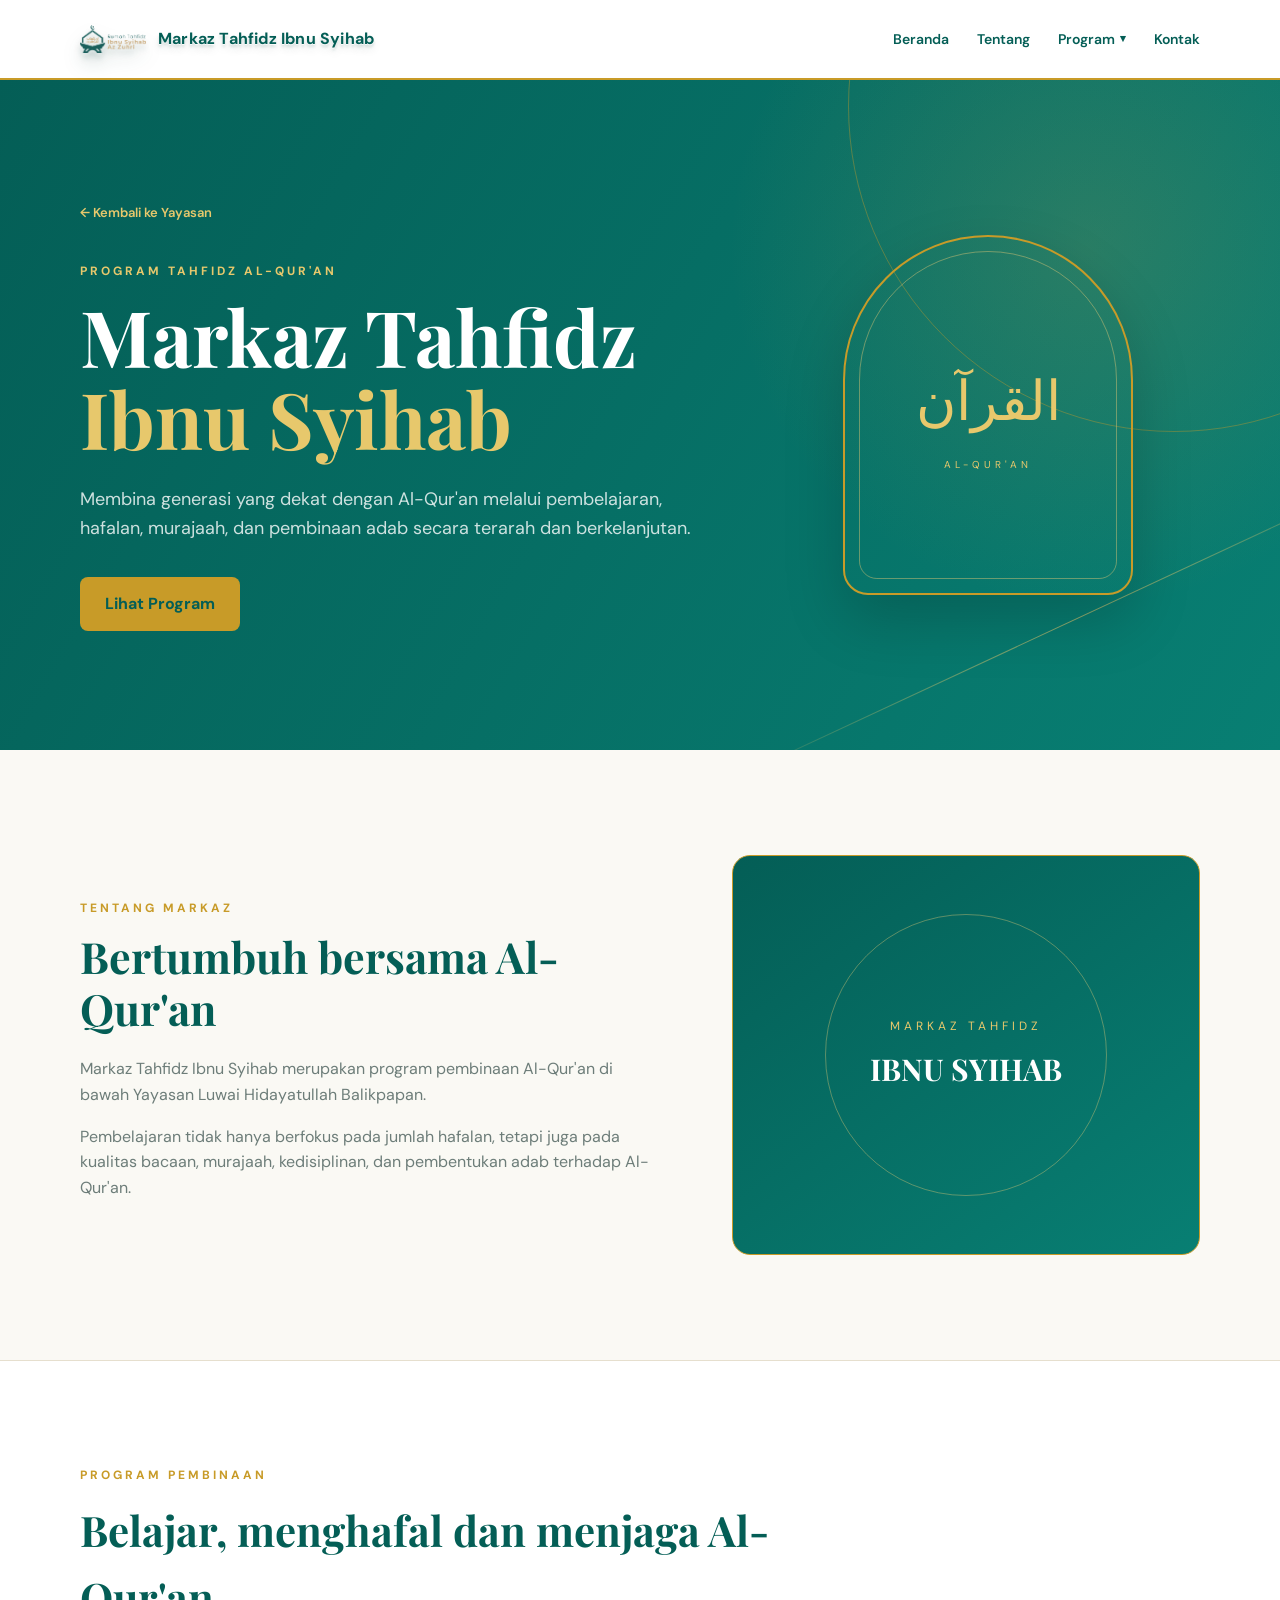
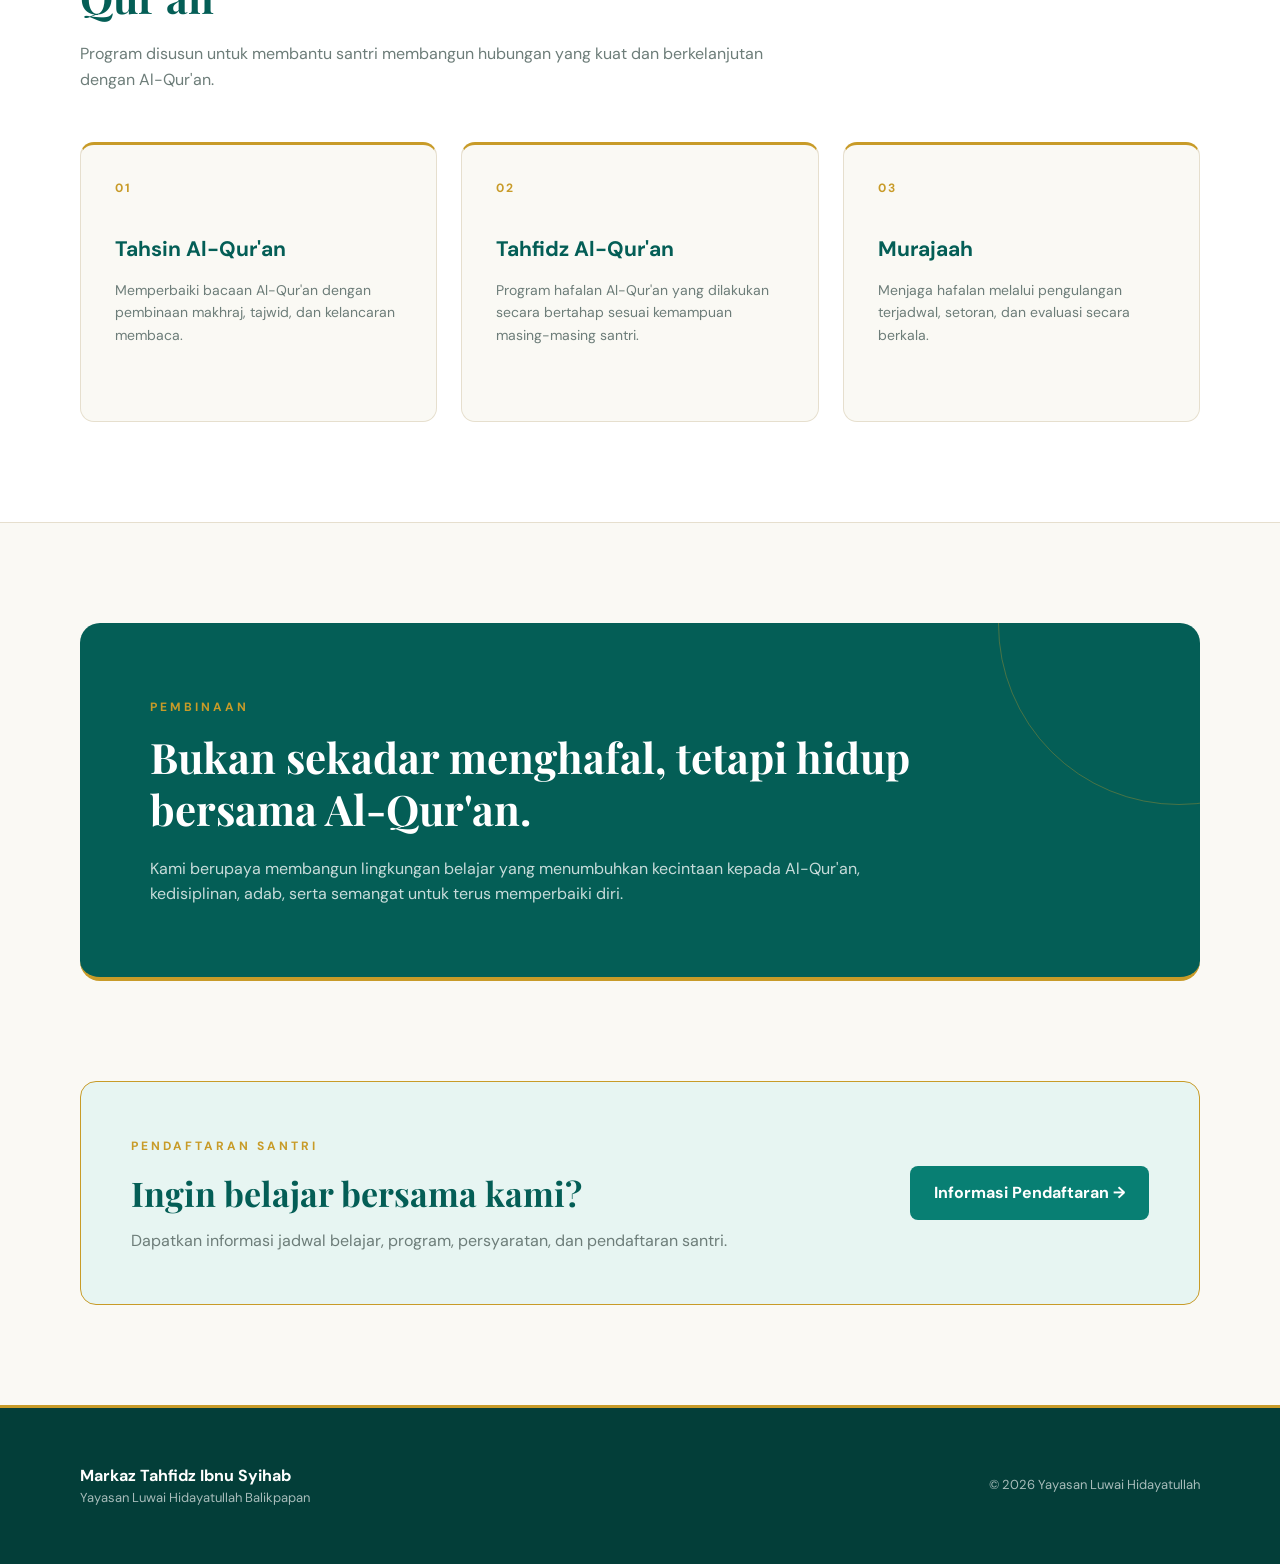
<file: tahfidz.html>
<!DOCTYPE html>
<html lang="id">

<head>
  <meta charset="UTF-8">
  <meta name="viewport" content="width=device-width, initial-scale=1.0">

  <title>Markaz Tahfidz Ibnu Syihab | Yayasan Luwai Hidayatullah</title>

  <link rel="preconnect" href="https://fonts.googleapis.com">
  <link rel="preconnect" href="https://fonts.gstatic.com" crossorigin>

  <link
    href="https://fonts.googleapis.com/css2?family=DM+Sans:wght@400;500;600;700&family=Playfair+Display:wght@600;700&display=swap"
    rel="stylesheet"
  >

  <link rel="stylesheet" href="css/style.css">
  <link rel="stylesheet" href="css/tahfidz.css">
</head>

<body>

  <!-- HEADER -->
  <header class="site-header">
    <div class="container navbar">

      <a href="index.html" class="brand">
        <div class="logo">
          <img
            src="asset/image/logo-tahfidz.png"
            alt="Logo Markaz Tahfidz Ibnu Syihab"
          >
        </div>

        <div class="brand-name">
          Markaz Tahfidz Ibnu Syihab
        </div>
      </a>

      <div class="nav-area">

  <button
    class="menu-toggle"
    id="menuToggle"
    aria-label="Buka menu navigasi"
    aria-expanded="false"
  >
    <span></span>
    <span></span>
    <span></span>
  </button>

  <nav class="nav-menu" id="navMenu">
    <a href="./index.html">Beranda</a>
    <a href="./tentang.html">Tentang</a>
    <div class="nav-dropdown">
  <button class="dropdown-toggle" type="button">
    Program <span>▾</span>
  </button>

  <div class="dropdown-menu">
    <a href="./sdit.html">SDIT Anak Muslim</a>
    <a href="./masjid.html">Masjid</a>
    <a href="./tahfidz.html">Tahfidz</a>
  </div>
</div>
    <a href="#kontak">Kontak</a>
  </nav>

</div>

    </div>
  </header>


  <!-- HERO -->
  <main>

    <section class="hero">
      <div class="container hero-grid">

        <div class="hero-content">

          <a href="./index.html" class="back-link">
            ← Kembali ke Yayasan
          </a>

          <p class="eyebrow">
            Program Tahfidz Al-Qur'an
          </p>

          <h1>
            Markaz Tahfidz
            <span>Ibnu Syihab</span>
          </h1>

          <p class="hero-description">
            Membina generasi yang dekat dengan Al-Qur'an melalui
            pembelajaran, hafalan, murajaah, dan pembinaan adab
            secara terarah dan berkelanjutan.
          </p>

          <a href="#pendaftaran" class="hero-button">
            Lihat Program
          </a>

        </div>


        <div class="hero-decoration">
          <div class="quran-frame">
            <span>القرآن</span>
            <small>Al-Qur'an</small>
          </div>
        </div>

      </div>
    </section>


    <!-- TENTANG -->
    <section class="about" id="tentang">

      <div class="container about-grid">

        <div class="about-copy">

          <span class="section-label">
            Tentang Markaz
          </span>

          <h2>
            Bertumbuh bersama Al-Qur'an
          </h2>

          <p>
            Markaz Tahfidz Ibnu Syihab merupakan program pembinaan
            Al-Qur'an di bawah Yayasan Luwai Hidayatullah Balikpapan.
          </p>

          <p>
            Pembelajaran tidak hanya berfokus pada jumlah hafalan,
            tetapi juga pada kualitas bacaan, murajaah, kedisiplinan,
            dan pembentukan adab terhadap Al-Qur'an.
          </p>

        </div>


        <div class="about-visual">
          <div class="visual-text">
            <span>MARKAZ TAHFIDZ</span>
            <strong>IBNU SYIHAB</strong>
          </div>
        </div>

      </div>

    </section>


    <!-- PROGRAM -->
    <section class="programs" id="program">

      <div class="container">

        <div class="section-heading">

          <span class="section-label">
            Program Pembinaan
          </span>

          <h2>
            Belajar, menghafal dan menjaga Al-Qur'an
          </h2>

          <p>
            Program disusun untuk membantu santri membangun hubungan
            yang kuat dan berkelanjutan dengan Al-Qur'an.
          </p>

        </div>


        <div class="program-grid">

          <article class="program-card">
            <span class="program-number">01</span>

            <h3>Tahsin Al-Qur'an</h3>

            <p>
              Memperbaiki bacaan Al-Qur'an dengan pembinaan
              makhraj, tajwid, dan kelancaran membaca.
            </p>
          </article>


          <article class="program-card">
            <span class="program-number">02</span>

            <h3>Tahfidz Al-Qur'an</h3>

            <p>
              Program hafalan Al-Qur'an yang dilakukan secara
              bertahap sesuai kemampuan masing-masing santri.
            </p>
          </article>


          <article class="program-card">
            <span class="program-number">03</span>

            <h3>Murajaah</h3>

            <p>
              Menjaga hafalan melalui pengulangan terjadwal,
              setoran, dan evaluasi secara berkala.
            </p>
          </article>

        </div>

      </div>

    </section>


    <!-- NILAI -->
    <section class="values">

      <div class="container">

        <div class="values-box">

          <span class="section-label">
            Pembinaan
          </span>

          <h2>
            Bukan sekadar menghafal,
            tetapi hidup bersama Al-Qur'an.
          </h2>

          <p>
            Kami berupaya membangun lingkungan belajar yang
            menumbuhkan kecintaan kepada Al-Qur'an, kedisiplinan,
            adab, serta semangat untuk terus memperbaiki diri.
          </p>

        </div>

      </div>

    </section>


    <!-- PENDAFTARAN -->
    <section class="registration" id="pendaftaran">

      <div class="container registration-box">

        <div>
          <span class="section-label">
            Pendaftaran Santri
          </span>

          <h2>
            Ingin belajar bersama kami?
          </h2>

          <p>
            Dapatkan informasi jadwal belajar, program,
            persyaratan, dan pendaftaran santri.
          </p>
        </div>

        <a href="#" class="register-button">
          Informasi Pendaftaran →
        </a>

      </div>

    </section>

  </main>


  <!-- FOOTER -->
  <footer class="site-footer">

    <div class="container footer-content">

      <div>
        <strong class="footer-name">
          Markaz Tahfidz Ibnu Syihab
        </strong>

        <p class="footer-text">
          Yayasan Luwai Hidayatullah Balikpapan
        </p>
      </div>

      <p class="footer-text">
        © 2026 Yayasan Luwai Hidayatullah
      </p>

    </div>

  </footer>
  <script>
  const menuToggle = document.getElementById("menuToggle");
  const navMenu = document.getElementById("navMenu");

  menuToggle.addEventListener("click", function () {
    menuToggle.classList.toggle("active");
    navMenu.classList.toggle("active");

    const isOpen = navMenu.classList.contains("active");
    menuToggle.setAttribute("aria-expanded", isOpen);
  });

  navMenu.querySelectorAll("a").forEach(function (link) {
    link.addEventListener("click", function () {
      menuToggle.classList.remove("active");
      navMenu.classList.remove("active");
      menuToggle.setAttribute("aria-expanded", "false");
    });
  });
    const programDropdown = document.querySelector('.nav-dropdown');
const programToggle = document.querySelector('.dropdown-toggle');

programToggle.addEventListener('click', (e) => {
  e.stopPropagation();
  programDropdown.classList.toggle('active');
});

document.addEventListener('click', () => {
  programDropdown.classList.remove('active');
});
</script>

</body>
</html>
</file>
<file: css/style.css>
/* =====================================================
   YAYASAN LUWAI HIDAYATULLAH
   GLOBAL STYLE
===================================================== */


/* =========================
   COLOR SYSTEM
========================= */

:root {

  --tosca: #087f73;
  --tosca-dark: #045e56;
  --tosca-deep: #033e39;
  --tosca-light: #e7f5f2;

  --gold: #c89b28;
  --gold-light: #e7c86c;

  --cream: #faf9f4;
  --white: #ffffff;

  --text: #17332f;
  --muted: #6d7d79;

  --border: #e6dfce;

}


/* =========================
   RESET
========================= */

* {

  margin: 0;
  padding: 0;

  box-sizing: border-box;

}


html {

  scroll-behavior: smooth;

}


body {

  font-family: "DM Sans", sans-serif;

  background: var(--cream);

  color: var(--text);

  line-height: 1.6;

}


a {

  color: inherit;

  text-decoration: none;

}


img {

  display: block;

  max-width: 100%;

}


.container {

  width: min(1120px, calc(100% - 40px));

  margin-inline: auto;

}



/* =========================
   HEADER
========================= */

.site-header {

  position: sticky;

  top: 0;

  z-index: 1000;

  background: rgba(255, 255, 255, .96);

  backdrop-filter: blur(15px);

  border-bottom: 2px solid var(--gold);

}


.navbar {

  min-height: 78px;

  display: flex;

  align-items: center;

  justify-content: space-between;

  gap: 30px;

}



/* =========================
   BRAND / LOGO
========================= */

.brand {

  display: flex;

  align-items: center;

  gap: 12px;

}


.logo {

  width: 66px;
  height: 66px;

  flex-shrink: 0;

  display: flex;

  align-items: center;

  justify-content: center;

}


.logo img {
  width: 100%;
  height: 100%;
  object-fit: contain;

  filter:
    drop-shadow(0 2px 1px rgba(255, 255, 255, 0.35))
    drop-shadow(0 4px 3px rgba(3, 62, 57, 0.22))
    drop-shadow(0 9px 9px rgba(3, 62, 57, 0.18));

  transition:
    transform 0.3s ease,
    filter 0.3s ease;
}

.brand:hover .logo img {
  transform: translateY(-2px) scale(1.04);

  filter:
    drop-shadow(0 2px 1px rgba(255, 255, 255, 0.4))
    drop-shadow(0 5px 4px rgba(3, 62, 57, 0.25))
    drop-shadow(0 12px 12px rgba(3, 62, 57, 0.22));
}


.brand-name {
  color: var(--tosca-dark);
  font-size: 16px;
  font-weight: 700;
  letter-spacing: 0.2px;
  line-height: 1.25;

  text-shadow:
    0 1px 0 rgba(255, 255, 255, 0.8),
    0 3px 3px rgba(3, 62, 57, 0.16),
    0 6px 8px rgba(3, 62, 57, 0.10);

  transition:
    transform 0.3s ease,
    text-shadow 0.3s ease;
}

.brand:hover .brand-name {
  transform: translateY(-2px);

  text-shadow:
    0 1px 0 rgba(255, 255, 255, 0.9),
    0 4px 4px rgba(3, 62, 57, 0.18),
    0 8px 10px rgba(3, 62, 57, 0.14);
}


.brand-name small {

  display: block;

  margin-top: 3px;

  color: var(--gold);

  font-size: 10px;

  font-weight: 700;

  letter-spacing: 1.2px;

  text-transform: uppercase;

}



/* =========================
   NAVIGATION
========================= */

.nav-menu {

  display: flex;

  align-items: center;

  gap: 28px;

}


.nav-menu a,
.nav-menu .dropdown-toggle {
  font-size: 14px;
  font-weight: 600;
  color: var(--tosca-dark);
}

.nav-menu a:hover {

  color: var(--tosca);

}


/* GOLD UNDERLINE */

.nav-menu a::after {

  content: "";

  position: absolute;

  left: 0;

  bottom: 2px;

  width: 0;
  height: 2px;

  background: var(--gold);

  transition: width .25s ease;

}


.nav-menu a:hover::after {

  width: 100%;

}



/* =========================
   SECTION LABEL
========================= */

.section-label {

  color: var(--gold);

  font-size: 12px;

  font-weight: 700;

  letter-spacing: 3px;

  text-transform: uppercase;

}



/* =========================
   SECTION TITLE
========================= */

.section-title {

  margin-top: 10px;

  font-family: "Playfair Display", serif;

  font-size: clamp(32px, 4vw, 44px);

  line-height: 1.2;

  color: var(--tosca-dark);

}



/* =========================
   BUTTON
========================= */

.btn {

  display: inline-flex;

  align-items: center;

  justify-content: center;

  gap: 10px;

  min-height: 48px;

  padding: 12px 24px;

  border: none;

  border-radius: 8px;

  cursor: pointer;

  font-family: inherit;

  font-size: 14px;

  font-weight: 700;

  transition:
    transform .25s ease,
    background .25s ease,
    box-shadow .25s ease;

}


.btn-primary {

  background: var(--tosca);

  color: white;

}


.btn-primary:hover {

  background: var(--tosca-dark);

  transform: translateY(-2px);

  box-shadow:
    0 10px 25px
    rgba(4, 94, 86, .18);

}


.btn-gold {

  background: var(--gold);

  color: var(--tosca-deep);

}


.btn-gold:hover {

  background: var(--gold-light);

  transform: translateY(-2px);

}



/* =========================
   CARD
========================= */

.card {

  position: relative;

  overflow: hidden;

  background: white;

  border: 1px solid var(--border);

  border-top: 3px solid var(--gold);

  border-radius: 14px;

  transition:
    transform .3s ease,
    box-shadow .3s ease,
    border-color .3s ease;

}


.card:hover {

  transform: translateY(-6px);

  border-color: var(--gold);

  box-shadow:
    0 18px 40px
    rgba(4, 94, 86, .09);

}



/* =========================
   GOLD DECORATION
========================= */

.gold-line {

  width: 80px;
  height: 2px;

  background: var(--gold);

}


.gold-circle {

  position: absolute;

  border: 1px solid rgba(200, 155, 40, .4);

  border-radius: 50%;

  pointer-events: none;

}



/* =========================
   FOOTER
========================= */

.site-footer {

  padding: 55px 0;

  background: var(--tosca-deep);

  color: white;

  border-top: 3px solid var(--gold);

}


.footer-content {

  display: flex;

  align-items: center;

  justify-content: space-between;

  gap: 30px;

}


.footer-brand {

  display: flex;

  align-items: center;

  gap: 15px;

}


.footer-brand img {

  width: 55px;
  height: 55px;

  object-fit: contain;

}


.footer-title {

  font-weight: 700;

}


.footer-text {

  color: rgba(255, 255, 255, .65);

  font-size: 13px;

}

.footer-brand-text {
  display: flex;
  flex-direction: column;
}

.footer-foundation {
  margin-top: 3px;
  color: var(--gold);
  font-size: 11px;
  font-weight: 600;
  letter-spacing: 0.5px;
}

.footer-tagline {
  margin-top: 5px;
  color: rgba(255, 255, 255, 0.65);
  font-size: 11px;
}

.footer-location {
  color: rgba(255, 255, 255, 0.7);
  font-size: 12px;
}

.footer-location span {
  margin: 0 5px;
  color: var(--gold);
}

.footer-brand img {
  filter:
    drop-shadow(0 4px 3px rgba(0, 0, 0, .25))
    drop-shadow(0 9px 10px rgba(0, 0, 0, .22));

  transition:
    transform .3s ease,
    filter .3s ease;
}

.footer-brand:hover img {
  transform: translateY(-3px) scale(1.04);

  filter:
    drop-shadow(0 5px 4px rgba(0, 0, 0, .30))
    drop-shadow(0 12px 14px rgba(0, 0, 0, .28));
}



/* =========================
   RESPONSIVE
========================= */

@media (max-width: 900px) {

  .nav-menu {

    display: none;

  }

}


@media (max-width: 600px) {

  .container {

    width: calc(100% - 28px);

  }


  .navbar {

    min-height: 70px;

  }


  .logo {

    width: 48px;
    height: 48px;

  }


  .brand-name {

    font-size: 14px;

  }


  .footer-content {

    flex-direction: column;

    align-items: flex-start;

  }

  /* QUICK LINK TENTANG - MOBILE */
.school-quick-links {
  grid-template-columns:repeat(2,minmax(0,1fr));
  gap:12px;
}

.school-quick-card {
  min-height:190px;
  padding:18px 14px;
  flex-direction:column;
  align-items:flex-start;
  gap:9px;
}

.quick-icon {
  flex:0 0 48px;
  width:48px;
  height:48px;
}

.quick-icon img {
  width:25px;
  height:25px;
}

.quick-text {
  width:100%;
}

.quick-text h3 {
  margin:0 0 5px;
  font-size:15px;
  line-height:1.25;
}

.quick-text p {
  margin:0;
  font-size:11px;
  line-height:1.4;
}

.quick-arrow {
  position:absolute;
  right:14px;
  bottom:14px;

  width:32px;
  height:32px;
  flex:0 0 32px;
}

}
/* =========================================
   HAMBURGER NAVIGATION
========================================= */

.nav-area {
  display: flex;
  align-items: center;
}

.menu-toggle {
  display: none;

  width: 42px;
  height: 42px;

  padding: 8px;

  background: transparent;

  border: 1px solid var(--border);
  border-radius: 8px;

  cursor: pointer;
}

.menu-toggle span {
  display: block;

  width: 100%;
  height: 2px;

  margin: 5px 0;

  background: var(--tosca-dark);

  border-radius: 10px;

  transition: 0.3s;
}


/* =========================
   MOBILE
========================= */

@media (max-width: 768px) {

  .navbar {
    position: relative;
  }

  .menu-toggle {
    display: block;
  }

  .nav-menu {
    display: none;

    position: absolute;

    top: calc(100% + 1px);
    left: 0;
    right: 0;

    width: 100%;

    padding: 12px;

    background: white;

    border: 1px solid var(--border);
    border-top: 2px solid var(--gold);

    border-radius: 0 0 12px 12px;

    box-shadow:
      0 15px 30px
      rgba(4, 94, 86, 0.12);
  }

  .nav-menu.active {
    display: flex;

    flex-direction: column;

    gap: 4px;
  }

  .nav-menu a {
    display: block;

    width: 100%;

    padding: 12px 14px;

    color: var(--tosca-dark);

    border-radius: 7px;

    font-size: 14px;
  }

  .nav-menu a:hover {
    background: var(--tosca-light);

    color: var(--tosca);
  }


  /* ANIMASI HAMBURGER → X */

  .menu-toggle.active span:nth-child(1) {
    transform: translateY(7px) rotate(45deg);
  }

  .menu-toggle.active span:nth-child(2) {
    opacity: 0;
  }

  .menu-toggle.active span:nth-child(3) {
    transform: translateY(-7px) rotate(-45deg);
  }

}
/* =========================
   PROGRAM DROPDOWN
========================= */

.nav-dropdown {
  position: relative;
}

.dropdown-toggle {
  appearance: none;
  -webkit-appearance: none;
  background: transparent;
  border: 0;
  margin: 0;
  padding: 0;

  font-family: inherit;
  font-size: inherit;
  font-weight: inherit;
  line-height: inherit;
  letter-spacing: inherit;
  color: inherit;

  cursor: pointer;

  display: flex;
  align-items: center;
  gap: 5px;
}

.dropdown-toggle span {
  font-size: 11px;
  transition: transform 0.25s ease;
}

.dropdown-menu {
  position: absolute;
  top: calc(100% + 10px);
  left: 50%;
  transform: translateX(-50%) translateY(-5px);

  min-width: 210px;
  padding: 8px;

  background: #ffffff;
  border: 1px solid var(--line);
  border-radius: 14px;

  box-shadow: 0 12px 35px rgba(0, 0, 0, 0.12);

  opacity: 0;
  visibility: hidden;
  pointer-events: none;

  transition: 0.25s ease;
  z-index: 100;
}

.dropdown-menu a {
  display: block;
  padding: 11px 14px;
  border-radius: 9px;
  white-space: nowrap;
}

.dropdown-menu a:hover {
  background: var(--cream);
  color: var(--deep);
}

/* Saat dropdown aktif */
.nav-dropdown.active .dropdown-menu {
  opacity: 1;
  visibility: visible;
  pointer-events: auto;
  transform: translateX(-50%) translateY(0);
}

.nav-dropdown.active .dropdown-toggle span {
  transform: rotate(180deg);
}

/* MOBILE */
@media (max-width: 900px) {

  .nav-dropdown {
    width: 100%;
  }

  .dropdown-toggle {
    width: 100%;
    justify-content: space-between;
  }

  .dropdown-menu {
    position: static;
    transform: none;

    min-width: 100%;
    margin-top: 4px;
    padding: 4px 0 4px 14px;

    background: transparent;
    border: none;
    box-shadow: none;

    display: none;
    opacity: 1;
    visibility: visible;
  }

  .nav-dropdown.active .dropdown-menu {
    display: block;
    transform: none;
  }

  .dropdown-menu a {
    padding: 9px 12px;
  }
}
/* ===== FIX PROGRAM DROPDOWN ===== */

.nav-menu .nav-dropdown {
  position: relative;
  display: flex;
  align-items: center;
}

.nav-menu .dropdown-menu {
  position: absolute;
  top: calc(100% + 12px);
  left: 50%;

  display: flex;
  flex-direction: column;

  min-width: 220px;
  padding: 8px;

  background: #ffffff;
  border: 1px solid var(--line);
  border-radius: 12px;
  box-shadow: 0 12px 30px rgba(0, 0, 0, 0.12);

  opacity: 0;
  visibility: hidden;
  pointer-events: none;

  transform: translate(-50%, -5px);
  transition: 0.2s ease;

  z-index: 999;
}

.nav-menu .dropdown-menu a {
  display: block;
  width: 100%;
  padding: 10px 14px;

  white-space: nowrap;
  text-align: left;
}

.nav-menu .nav-dropdown.active .dropdown-menu {
  opacity: 1;
  visibility: visible;
  pointer-events: auto;

  transform: translate(-50%, 0);
}
</file>
<file: css/home.css>
/* =====================================================
   YAYASAN LUWAI HIDAYATULLAH
   HOME PAGE
===================================================== */


/* =========================
   HEADER HOME
========================= */

header {
  position: sticky;
  top: 0;
  z-index: 1000;

  background: rgba(255, 255, 255, 0.96);
  backdrop-filter: blur(14px);

  border-bottom: 2px solid var(--gold);
}

.navbar {
  height: 76px;

  display: flex;
  align-items: center;
  justify-content: space-between;
}

.brand {
  display: flex;
  align-items: center;
  gap: 12px;

  font-weight: 700;
  color: var(--tosca-dark);
}

.logo {
  width: 54px;
  height: 54px;

  display: flex;
  align-items: center;
  justify-content: center;

  flex-shrink: 0;
}

.logo img {
  width: 100%;
  height: 100%;

  object-fit: contain;
}

nav {
  display: flex;
  gap: 28px;
}

nav a {
  font-size: 14px;
  font-weight: 600;

  transition: 0.25s;
}

nav a:hover {
  color: var(--tosca);
}


/* =========================
   HERO
========================= */

.hero {
  min-height: 570px;

  display: flex;
  align-items: center;

  position: relative;
  overflow: hidden;

  background:
    linear-gradient(
      135deg,
      rgba(8, 127, 115, 0.08),
      rgba(200, 162, 74, 0.05)
    );
}


/* Lingkaran dekoratif emas */

.hero::before {
  content: "";

  position: absolute;

  width: 520px;
  height: 520px;

  right: -180px;
  top: -200px;

  border: 1px solid var(--gold);
  border-radius: 50%;

  opacity: 0.35;
}


/* Garis dekoratif emas */

.hero::after {
  content: "";

  position: absolute;

  width: 600px;
  height: 1px;

  right: -150px;
  bottom: 120px;

  background:
    linear-gradient(
      90deg,
      transparent,
      var(--gold),
      transparent
    );

  transform: rotate(-25deg);

  opacity: 0.45;
}


.hero-content {
  max-width: 760px;

  position: relative;
  z-index: 2;
}


.eyebrow {
  margin-bottom: 18px;

  color: var(--gold);

  text-transform: uppercase;

  letter-spacing: 3px;

  font-size: 13px;
  font-weight: 700;
}


.hero h1 {
  margin-bottom: 24px;

  font-family: "Playfair Display", serif;

  font-size: clamp(42px, 6vw, 72px);

  line-height: 1.05;

  color: var(--tosca-dark);
}


.hero h1 span {
  color: var(--gold);
}


.hero-description {
  max-width: 650px;

  margin-bottom: 32px;

  color: var(--muted);

  font-size: 18px;
}


.hero-button {
  display: inline-flex;

  align-items: center;

  gap: 10px;

  padding: 14px 24px;

  background: var(--tosca);

  color: white;

  border-radius: 8px;

  font-weight: 600;

  transition: 0.3s;
}


.hero-button:hover {
  background: var(--tosca-dark);

  transform: translateY(-2px);
}


/* =========================
   PROGRAM SECTION
========================= */

.program-section {
  padding: 100px 0;
}


.section-heading {
  max-width: 680px;

  margin: 0 auto 55px;

  text-align: center;
}


.section-heading span {
  color: var(--gold);

  text-transform: uppercase;

  letter-spacing: 2px;

  font-size: 13px;
  font-weight: 700;
}


.section-heading h2 {
  margin: 8px 0 14px;

  font-family: "Playfair Display", serif;

  font-size: 38px;

  color: var(--tosca-dark);
}


.section-heading p {
  color: var(--muted);
}


/* =========================
   PROGRAM GRID
========================= */

.program-grid {
  display: grid;

  grid-template-columns: repeat(3, 1fr);

  gap: 26px;
}


/* =========================
   PROGRAM CARD
========================= */

.program-card {
  min-height: 360px;

  position: relative;
  overflow: hidden;

  padding: 36px;

  background: var(--white);

  border: 1px solid var(--border);
  border-top: 4px solid var(--gold);

  border-radius: 16px;

  cursor: pointer;

  box-shadow:
    0 12px 35px
    rgba(15, 76, 68, 0.06);

  transition:
    transform 0.3s ease,
    box-shadow 0.3s ease,
    border-color 0.3s ease;
}


.program-card:hover {
  transform: translateY(-8px);

  border-color: var(--gold);

  box-shadow:
    0 20px 45px
    rgba(15, 76, 68, 0.12);
}


/* Lingkaran emas card */

.program-card::after {
  content: "";

  position: absolute;

  width: 160px;
  height: 160px;

  right: -90px;
  bottom: -90px;

  border: 1px solid var(--gold);

  border-radius: 50%;

  opacity: 0.3;

  transition: 0.4s;
}


.program-card:hover::after {
  transform: scale(1.25);
}


.card-number {
  color: var(--gold);

  font-size: 13px;
  font-weight: 700;

  letter-spacing: 2px;
}


.card-icon {
  width: 58px;
  height: 58px;

  margin: 25px 0;

  display: grid;
  place-items: center;

  background: var(--tosca-light);

  border: 1px solid rgba(8, 127, 115, 0.15);

  border-radius: 12px;

  font-size: 28px;
}


.program-card h3 {
  margin-bottom: 12px;

  font-family: "Playfair Display", serif;

  font-size: 26px;

  color: var(--tosca-dark);
}


.program-card p {
  margin-bottom: 25px;

  color: var(--muted);

  font-size: 15px;
}


.card-link {
  display: inline-flex;

  align-items: center;

  gap: 10px;

  color: var(--tosca);

  font-size: 14px;
  font-weight: 700;
}


.card-link span {
  transition: 0.3s;
}


.program-card:hover .card-link span {
  transform: translateX(5px);
}


/* =========================
   VISI YAYASAN
========================= */

.vision {
  margin-top: 100px;

  padding: 70px;

  position: relative;
  overflow: hidden;

  background: var(--tosca-dark);

  color: white;

  border-radius: 20px;

  border-bottom: 4px solid var(--gold);
}


.vision::before {
  content: "";

  position: absolute;

  width: 300px;
  height: 300px;

  right: -100px;
  top: -150px;

  border: 1px solid var(--gold);

  border-radius: 50%;

  opacity: 0.35;
}


.vision small {
  color: var(--gold);

  text-transform: uppercase;

  letter-spacing: 3px;

  font-weight: 700;
}


.vision h2 {
  max-width: 720px;

  margin-top: 14px;

  font-family: "Playfair Display", serif;

  font-size: clamp(30px, 4vw, 45px);

  line-height: 1.25;
}


/* =========================
   FOOTER HOME
========================= */

footer {
  margin-top: 100px;

  padding: 45px 0;

  background: white;

  border-top: 1px solid var(--gold);
}


.footer-content {
  display: flex;

  align-items: center;
  justify-content: space-between;

  gap: 20px;
}


.footer-name {
  color: var(--tosca-dark);

  font-weight: 700;
}


.footer-text {
  color: var(--muted);

  font-size: 13px;
}


/* =========================
   TABLET
========================= */

@media (max-width: 900px) {

  .program-grid {
    grid-template-columns: 1fr;
  }

  .program-card {
    min-height: auto;
  }

  .vision {
    padding: 45px 30px;
  }

}


/* =========================
   MOBILE
========================= */

@media (max-width: 600px) {

  .container {
    width: min(100% - 28px, 1120px);
  }

  .hero {
    min-height: 520px;
  }

  .hero h1 {
    font-size: 43px;
  }

  .hero-description {
    font-size: 16px;
  }

  .program-section {
    padding: 70px 0;
  }

  .footer-content {
    flex-direction: column;

    align-items: flex-start;
  }

}
</file>
<file: css/masjid.css>
/* =====================================================
   MASJID DAARUT TAUBAH
   PAGE STYLE
===================================================== */


/* =========================
   HERO MASJID
========================= */

.hero {
  min-height: 670px;

  display: flex;
  align-items: center;

  position: relative;
  overflow: hidden;

  background:
    radial-gradient(
      circle at 85% 30%,
      rgba(200, 155, 40, 0.16),
      transparent 30%
    ),
    linear-gradient(
      120deg,
      var(--tosca-deep),
      var(--tosca-dark) 60%,
      #08766c
    );
}


/* Lingkaran emas */

.hero::before {
  content: "";

  position: absolute;

  width: 600px;
  height: 600px;

  right: -170px;
  top: -260px;

  border: 1px solid rgba(231, 200, 108, 0.45);

  border-radius: 50%;
}


/* Garis emas */

.hero::after {
  content: "";

  position: absolute;

  width: 800px;
  height: 1px;

  right: -180px;
  bottom: 130px;

  background:
    linear-gradient(
      90deg,
      transparent,
      var(--gold-light),
      transparent
    );

  transform: rotate(-27deg);

  opacity: 0.7;
}


.hero-grid {
  display: grid;

  grid-template-columns: 1.2fr 0.8fr;

  align-items: center;

  gap: 60px;

  position: relative;

  z-index: 2;
}


/* =========================
   HERO TEXT
========================= */

.back-link {
  display: inline-block;

  margin-bottom: 38px;

  color: var(--gold-light);

  font-size: 13px;

  font-weight: 600;

  transition: 0.25s;
}


.back-link:hover {
  transform: translateX(-4px);
}


.eyebrow {
  margin-bottom: 15px;

  color: var(--gold-light);

  text-transform: uppercase;

  letter-spacing: 3px;

  font-size: 12px;

  font-weight: 700;
}


.hero h1 {
  margin-bottom: 25px;

  font-family: "Playfair Display", serif;

  color: white;

  font-size: clamp(48px, 7vw, 78px);

  line-height: 1.05;
}


.hero h1 span {
  color: var(--gold-light);
}


.hero-description {
  max-width: 620px;

  margin-bottom: 35px;

  color: rgba(255, 255, 255, 0.78);

  font-size: 18px;
}


.hero-button {
  display: inline-flex;

  align-items: center;
  justify-content: center;

  gap: 10px;

  padding: 14px 25px;

  background: var(--gold);

  color: var(--tosca-deep);

  border-radius: 8px;

  font-weight: 700;

  transition: 0.3s;
}


.hero-button:hover {
  background: var(--gold-light);

  transform: translateY(-3px);
}


/* =========================
   HERO LOGO
========================= */

.hero-logo {
  display: flex;

  justify-content: center;
  align-items: center;

  position: relative;
}


.hero-logo::before {
  content: "";

  position: absolute;

  width: 340px;
  height: 340px;

  border: 1px solid rgba(231, 200, 108, 0.4);

  border-radius: 50%;
}


.hero-logo img {
  width: min(320px, 90%);

  position: relative;

  z-index: 2;

  filter:
    drop-shadow(
      0 20px 35px rgba(0, 0, 0, 0.25)
    );
}


/* =========================
   TENTANG MASJID
========================= */

.about {
  padding: 105px 0;
}


.about-grid {
  display: grid;

  grid-template-columns: 0.9fr 1.1fr;

  gap: 80px;

  align-items: center;
}


.about-visual {
  height: 430px;

  position: relative;

  overflow: hidden;

  border: 1px solid var(--gold);

  border-radius: 18px;

  background:
    linear-gradient(
      145deg,
      var(--tosca-dark),
      var(--tosca)
    );
}


.about-visual::before {
  content: "FOTO MASJID";

  position: absolute;

  inset: 20px;

  display: grid;

  place-items: center;

  border: 1px solid rgba(231, 200, 108, 0.55);

  color: var(--gold-light);

  font-size: 12px;

  font-weight: 600;

  letter-spacing: 3px;
}


.about-copy h2 {
  margin: 12px 0 24px;

  font-family: "Playfair Display", serif;

  color: var(--tosca-dark);

  font-size: 43px;

  line-height: 1.2;
}


.about-copy p {
  margin-bottom: 17px;

  color: var(--muted);
}


/* =========================
   KEGIATAN MASJID
========================= */

.activities {
  padding: 100px 0;

  background: white;

  border-top: 1px solid var(--border);

  border-bottom: 1px solid var(--border);
}


.section-heading {
  max-width: 680px;

  margin-bottom: 50px;
}


.section-heading h2 {
  margin: 10px 0;

  font-family: "Playfair Display", serif;

  color: var(--tosca-dark);

  font-size: 42px;
}


.section-heading p {
  color: var(--muted);
}


.activity-grid {
  display: grid;

  grid-template-columns: repeat(3, 1fr);

  gap: 24px;
}


.activity-card {
  padding: 34px;

  background: var(--cream);

  border: 1px solid var(--border);

  border-top: 3px solid var(--gold);

  border-radius: 14px;

  transition:
    transform 0.3s ease,
    box-shadow 0.3s ease,
    border-color 0.3s ease;
}


.activity-card:hover {
  transform: translateY(-6px);

  border-color: var(--gold);

  box-shadow:
    0 18px 40px
    rgba(4, 94, 86, 0.09);
}


.activity-number {
  margin-bottom: 25px;

  color: var(--gold);

  font-size: 12px;

  font-weight: 700;

  letter-spacing: 2px;
}


.activity-card h3 {
  margin-bottom: 12px;

  color: var(--tosca-dark);

  font-size: 21px;
}


.activity-card p {
  color: var(--muted);

  font-size: 14px;
}


/* =========================
   DAKWAH
========================= */

.dakwah {
  padding: 100px 0;
}


.dakwah-box {
  position: relative;

  overflow: hidden;

  padding: 70px;

  background: var(--tosca-deep);

  color: white;

  border-radius: 20px;

  border-bottom: 4px solid var(--gold);
}


.dakwah-box::before {
  content: "";

  position: absolute;

  width: 350px;
  height: 350px;

  right: -150px;
  top: -180px;

  border: 1px solid rgba(231, 200, 108, 0.4);

  border-radius: 50%;
}


.dakwah-box h2 {
  max-width: 780px;

  margin: 12px 0 20px;

  font-family: "Playfair Display", serif;

  font-size: 42px;

  line-height: 1.25;
}


.dakwah-box p {
  max-width: 720px;

  color: rgba(255, 255, 255, 0.75);
}


/* =========================
   INFORMASI MASJID
========================= */

.info {
  padding-bottom: 100px;
}


.info-grid {
  display: grid;

  grid-template-columns: repeat(3, 1fr);

  overflow: hidden;

  background: white;

  border: 1px solid var(--gold);

  border-radius: 16px;
}


.info-item {
  padding: 35px;
}


.info-item + .info-item {
  border-left: 1px solid var(--border);
}


.info-item small {
  display: block;

  margin-bottom: 8px;

  color: var(--gold);

  font-weight: 700;

  text-transform: uppercase;

  letter-spacing: 2px;
}


.info-item strong {
  color: var(--tosca-dark);

  font-size: 18px;
}


.info-item p {
  margin-top: 5px;

  color: var(--muted);

  font-size: 13px;
}


/* =========================
   FOOTER MASJID
========================= */

.footer-brand img {
  width: 55px;
  height: 55px;

  object-fit: contain;
}


/* =========================
   TABLET
========================= */

@media (max-width: 900px) {

  .hero-grid {
    grid-template-columns: 1fr;
  }


  .hero-logo {
    display: none;
  }


  .about-grid {
    grid-template-columns: 1fr;
  }


  .activity-grid {
    grid-template-columns: 1fr;
  }


  .info-grid {
    grid-template-columns: 1fr;
  }


  .info-item + .info-item {
    border-left: none;

    border-top: 1px solid var(--border);
  }

}


/* =========================
   MOBILE
========================= */

@media (max-width: 600px) {

  .hero {
    min-height: 620px;
  }


  .hero h1 {
    font-size: 47px;
  }


  .hero-description {
    font-size: 16px;
  }


  .about {
    padding: 70px 0;
  }


  .activities {
    padding: 70px 0;
  }


  .dakwah {
    padding: 70px 0;
  }


  .dakwah-box {
    padding: 45px 28px;
  }


  .about-visual {
    height: 330px;
  }

}
</file>
<file: css/sdit.css>
/* =====================================================
   SD IT ANAK MUSLIM
   PAGE STYLE
===================================================== */

.brand-text {
  display: flex;
  flex-direction: column;
  line-height: 1.15;
}

.brand-name {
  color: var(--tosca-dark);
  font-size: 16px;
  font-weight: 700;
  letter-spacing: 0.2px;
}

.brand-parent {
  margin-top: 4px;
  color: var(--gold);
  font-size: 9px;
  font-weight: 700;
  letter-spacing: 1.2px;
  text-transform: uppercase;
}


/* =========================
   HERO SDIT
========================= */

.hero {
  min-height: 650px;

  display: flex;
  align-items: center;

  position: relative;
  overflow: hidden;

  background:
    linear-gradient(
      110deg,
      rgba(4, 94, 86, 0.97) 0%,
      rgba(8, 127, 115, 0.92) 55%,
      rgba(8, 127, 115, 0.75) 100%
    );
}


/* Lingkaran emas */

.hero::before {
  content: "";

  position: absolute;

  width: 600px;
  height: 600px;

  right: -220px;
  top: -280px;

  border: 1px solid var(--gold);

  border-radius: 50%;

  opacity: 0.45;
}


/* Garis emas */

.hero::after {
  content: "";

  position: absolute;

  width: 750px;
  height: 1px;

  right: -170px;
  bottom: 150px;

  background:
    linear-gradient(
      90deg,
      transparent,
      var(--gold),
      transparent
    );

  transform: rotate(-25deg);

  opacity: 0.7;
}


.hero-content {
  max-width: 780px;

  position: relative;

  z-index: 2;

  color: white;
}


.back-link {
  display: inline-block;

  margin-bottom: 35px;

  color: var(--gold-light);

  font-size: 14px;

  font-weight: 600;

  transition: 0.25s;
}


.back-link:hover {
  transform: translateX(-4px);
}


.eyebrow {
  margin-bottom: 15px;

  color: var(--gold-light);

  text-transform: uppercase;

  letter-spacing: 3px;

  font-size: 13px;

  font-weight: 700;
}


.hero h1 {
  margin-bottom: 24px;

  font-family: "Playfair Display", serif;

  font-size: clamp(46px, 7vw, 78px);

  line-height: 1.05;

  text-shadow:
  0 2px 0 rgba(0, 0, 0, 0.08),
  0 6px 8px rgba(0, 0, 0, 0.16),
  0 12px 20px rgba(0, 0, 0, 0.10);

transform: translateY(-2px);
}


.hero h1 span {
  color: var(--gold-light);
}


.hero-description {
  max-width: 850px;

  margin-bottom: 34px;

  color: rgba(255, 255, 255, 0.82);

  font-size: 18px;
}


.button {
  display: inline-flex;

  align-items: center;

  justify-content: center;

  gap: 10px;

  padding: 14px 24px;

  background: var(--gold);

  color: var(--tosca-deep);

  border-radius: 8px;

  font-weight: 700;

  transition: 0.3s;
}


.button:hover {
  background: var(--gold-light);

  transform: translateY(-2px);
}

/* =========================
   NAVIGASI HALAMAN
========================= */

.page-nav {
  position: sticky;
  top: 76px;
  z-index: 8;

  background: rgba(255, 255, 255, 0.96);

  border-bottom: 1px solid var(--border);

  backdrop-filter: blur(12px);
}

.page-nav-scroll {
  display: flex;
  align-items: center;
  justify-content: center;

  gap: 8px;

  padding: 12px 0;
}

.page-nav a {
  flex-shrink: 0;

  padding: 8px 14px;

  color: var(--muted);

  font-size: 13px;
  font-weight: 600;

  border-radius: 20px;

  transition: 0.25s;
}

.page-nav a:hover {
  background: var(--tosca-light);
  color: var(--tosca-dark);
}

/* =========================
   TENTANG SEKOLAH
========================= */

.intro-section {
  padding: 100px 0;
}


.intro-grid {
  display: grid;

  grid-template-columns: 1fr 1fr;

  gap: 80px;

  align-items: center;
}


.intro-text h2 {
  margin: 12px 0 22px;

  font-family: "Playfair Display", serif;

  font-size: 42px;

  line-height: 1.2;

  color: var(--tosca-dark);
}


.intro-text p {
  margin-bottom: 16px;

  color: var(--muted);
}


/* =========================
   FOTO SEKOLAH
========================= */

/* =========================
   MEDIA TENTANG SEKOLAH
========================= */

.intro-media {
  width: 100%;
  display: flex;
  flex-direction: column;
  gap: 16px;
}


/* FOTO SEKOLAH */

.school-image {
  position: relative;

  width: 100%;
  min-height: 300px;

  display: flex;
  align-items: flex-end;
  justify-content: center;

  overflow: hidden;

  padding: 18px;

  border: 1px solid var(--gold);
  border-radius: 18px;

  background:
    linear-gradient(
      135deg,
      var(--tosca-dark),
      var(--tosca)
    );

  box-shadow:
    0 8px 18px rgba(3, 62, 57, 0.12),
    0 18px 35px rgba(3, 62, 57, 0.10);

  transform: translateY(-3px);

  transition:
    transform .3s ease,
    box-shadow .3s ease;
}


.school-image span {
  position: relative;
  z-index: 2;

  padding: 9px 24px;

  color: var(--gold-light);

  background: rgba(3, 62, 57, 0.82);

  border: 1px solid rgba(226, 200, 117, 0.55);
  border-radius: 999px;

  font-size: 11px;
  font-weight: 700;

  letter-spacing: 3px;
}


/* =========================
   LINK FASILITAS & KEGIATAN
========================= */

.school-quick-links {
  display: grid;
  grid-template-columns: repeat(2, minmax(0, 1fr));

  width: 100%;
  gap: 14px;
}


.school-quick-card {
  position: relative;

  min-width: 0;
  min-height: 115px;

  display: flex;
  align-items: center;

  gap: 12px;

  padding: 18px;

  overflow: hidden;

  color: white;

  background:
    linear-gradient(
      135deg,
      var(--tosca-dark),
      var(--tosca)
    );

  border: 1px solid var(--gold);
  border-radius: 15px;

  box-shadow:
    0 7px 16px rgba(3, 62, 57, 0.11),
    0 15px 28px rgba(3, 62, 57, 0.09);

  transform: translateY(-1px);

  transition:
    transform .3s ease,
    box-shadow .3s ease,
    border-color .3s ease;
}


.school-quick-card:hover {
  transform: translateY(-5px);

  box-shadow:
    0 10px 20px rgba(3, 62, 57, 0.15),
    0 20px 35px rgba(3, 62, 57, 0.13);
}


/* ICON */

.quick-icon {
  display: grid;
  place-items: center;

  flex: 0 0 48px;

  width: 48px;
  height: 48px;

  border: 1px solid var(--gold);
  border-radius: 50%;
}


.quick-icon img {
  width: 25px;
  height: 25px;

  object-fit: contain;
}


/* TEXT */

.quick-text {
  flex: 1;
  min-width: 0;
}


.quick-text h3 {
  margin: 0 0 3px;

  color: white;

  font-size: 14px;
  line-height: 1.3;
}


.quick-text p {
  margin: 0;

  color: rgba(255, 255, 255, 0.65);

  font-size: 10px;
  line-height: 1.4;
}


/* PANAH */

.quick-arrow {
  display: grid;
  place-items: center;

  flex: 0 0 30px;

  width: 30px;
  height: 30px;

  color: var(--gold-light);

  border: 1px solid var(--gold);
  border-radius: 50%;

  font-size: 16px;

  transition:
    transform .3s ease,
    background .3s ease;
}


.school-quick-card:hover .quick-arrow {
  transform: translateX(3px);

  background: rgba(200, 155, 40, 0.12);
}


/* =========================
   KEUNGGULAN / PENDIDIKAN
========================= */

.features {
  padding: 90px 0;

  background: white;

  border-top: 1px solid var(--border);

  border-bottom: 1px solid var(--border);
}


.section-heading {
  max-width: 800px;

  margin-bottom: 50px;
}


.section-heading h2 {
  margin: 10px 0;

  font-family: "Playfair Display", serif;

  font-size: 40px;

  color: var(--tosca-dark);
}


.section-heading p {
  color: var(--muted);
}


.feature-grid {
  display: grid;

  grid-template-columns: repeat(2, 1fr);

  gap: 22px;
}


.feature-card {
  padding: 32px;

  background: var(--cream);

  border: 1px solid var(--border);

  border-top: 3px solid var(--gold);

  border-radius: 14px;

  transition:
    transform 0.3s ease,
    box-shadow 0.3s ease,
    border-color 0.3s ease;
}


.feature-card:hover {
  transform: translateY(-5px);

  border-color: var(--gold);

  box-shadow:
    0 16px 35px
    rgba(4, 94, 86, 0.08);
}


.feature-number {
  margin-bottom: 20px;

  color: var(--gold);

  font-size: 13px;

  font-weight: 700;

  letter-spacing: 1px;
}


.feature-card h3 {
  margin-bottom: 10px;

  color: var(--tosca-dark);

  font-size: 20px;
}


.feature-card p {
  color: var(--muted);

  font-size: 14px;
}


/* =========================
   VISI MISI
========================= */

.vision-section {
  padding: 100px 0;
}


.vision-box {
  position: relative;

  overflow: hidden;

  padding: 70px;

  background: var(--tosca-dark);

  color: white;

  border-radius: 20px;

  border-bottom: 4px solid var(--gold);
}


.vision-box::after {
  content: "";

  position: absolute;

  width: 350px;
  height: 350px;

  right: -160px;
  top: -170px;

  border: 1px solid var(--gold);

  border-radius: 50%;

  opacity: 0.4;
}


.vision-box h2 {
  margin: 10px 0 20px;

  font-family: "Playfair Display", serif;

  font-size: 40px;

  line-height: 1.2;
}


.vision-box p {
  max-width: 760px;

  color: rgba(255, 255, 255, 0.8);
}


/* =========================
   PPDB
========================= */

.ppdb {
  padding-bottom: 100px;
}


.ppdb-box {
  display: flex;

  justify-content: space-between;

  align-items: center;

  gap: 40px;

  padding: 50px;

  background: var(--tosca-light);

  border: 1px solid var(--gold);

  border-radius: 16px;
}


.ppdb h2 {
  margin-bottom: 8px;

  font-family: "Playfair Display", serif;

  color: var(--tosca-dark);

  font-size: 34px;
}


.ppdb p {
  color: var(--muted);
}

/* =========================
   KURIKULUM QURMA
========================= */

.qurma-section {
  padding: 100px 0;
  background: var(--tosca-light);
}

.qurma-header {
  max-width: 780px;
  margin-bottom: 50px;
}

.qurma-header h2 {
  margin: 10px 0 18px;

  font-family: "Playfair Display", serif;
  font-size: 42px;
  line-height: 1.2;

  color: var(--tosca-dark);
}

.qurma-header p {
  margin-bottom: 14px;

  color: var(--muted);

  line-height: 1.8;
}


.qurma-grid {
  display: grid;

  grid-template-columns: repeat(5, 1fr);

  gap: 16px;
}


.qurma-card {
  padding: 28px 22px;

  background: white;

  border: 1px solid var(--border);
  border-top: 3px solid var(--gold);

  border-radius: 14px;

  transition:
    transform 0.3s ease,
    box-shadow 0.3s ease;
}


.qurma-card:hover {
  transform: translateY(-5px);

  box-shadow:
    0 16px 35px
    rgba(4, 94, 86, 0.08);
}


.qurma-letter {
  margin-bottom: 15px;

  font-family: "Playfair Display", serif;

  font-size: 42px;
  font-weight: 700;

  color: var(--gold);
}


.qurma-card h3 {
  margin-bottom: 10px;

  color: var(--tosca-dark);

  font-size: 18px;
}


.qurma-card p {
  color: var(--muted);

  font-size: 14px;

  line-height: 1.7;
}

/* GAMBAR CARD QURMA */

.qurma-image {
  width: 100%;
  height: 164px;
  margin-bottom: 22px;
  overflow: hidden;
  border-radius: 12px;
}

.qurma-image img {
  width: 100%;
  height: 100%;
  display: block;
  object-fit: cover;
}

.qurma-card:hover .qurma-image img {
  transform: scale(1.05);
}

/* KONTEN CARD QURMA */

.qurma-content {
  display: flex;
  align-items: flex-start;
  gap: 16px;
  margin-top: 0;
}

.qurma-letter {
  flex-shrink: 0;
  margin: 0;

  font-family: "Playfair Display", serif;
  font-size: 52px;
  font-weight: 700;
  line-height: 0.9;

  color: var(--gold);
}

.qurma-text {
  flex: 1;
  min-width: 0;
}

.qurma-text h3 {
  margin: 0 0 10px;
}

.qurma-text p {
  margin: 0;
}

/* =========================
   ALUR QURMA
========================= */

.qurma-flow {
  width: 100%;
  margin-top: 60px;
  padding: 32px 35px;

  background: var(--tosca-dark);

  border-radius: 14px;
  border-bottom: 3px solid var(--gold);

  text-align: center;
}

.qurma-flow-label {
  margin-bottom: 14px;

  color: var(--gold-light);

  font-size: 12px;
  font-weight: 700;

  letter-spacing: 2px;
  text-transform: uppercase;
}

.qurma-flow-title {
  display: flex;
  align-items: center;
  justify-content: center;
  flex-wrap: wrap;

  gap: 12px;

  color: white;

  font-size: 17px;
  font-weight: 600;
}

.qurma-flow-title span {
  color: var(--gold);
  font-size: 20px;
}



/* =========================
   CONTOH PENERAPAN QURMA
========================= */

.qurma-example {
  padding: 100px 0;
}


.example-box {
  position: relative;

  overflow: hidden;

  padding: 60px;

  background: var(--tosca-dark);

  color: white;

  border-radius: 20px;

  border-bottom: 4px solid var(--gold);
}


.example-box::after {
  content: "";

  position: absolute;

  width: 350px;
  height: 350px;

  right: -170px;
  top: -190px;

  border: 1px solid var(--gold);

  border-radius: 50%;

  opacity: 0.35;
}


.example-box h2 {
  position: relative;

  z-index: 2;

  max-width: 650px;

  margin: 10px 0 15px;

  font-family: "Playfair Display", serif;

  font-size: 40px;

  line-height: 1.2;
}


.example-intro {
  position: relative;

  z-index: 2;

  max-width: 700px;

  margin-bottom: 35px;

  color: rgba(255, 255, 255, 0.8);

  line-height: 1.8;
}


.example-grid {
  position: relative;

  z-index: 2;

  display: grid;

  grid-template-columns: repeat(3, 1fr);

  gap: 15px;
}


.example-item {
  padding: 22px;

  border: 2px solid var(--gold);

  border-radius: 12px;

  background: rgba(255, 255, 255, 0.04);
}


.example-item strong {
  display: block;

  margin-bottom: 8px;

  color: var(--gold-light);

  font-size: 16px;
}


.example-item p {
  color: rgba(255, 255, 255, 0.78);

  font-size: 14px;

  line-height: 1.7;
}



/* =========================
   SISTEM PENDIDIKAN
========================= */

.education-system {
  padding: 100px 0;

  background: white;

  border-top: 1px solid var(--border);
  border-bottom: 1px solid var(--border);
}


.system-grid {
  display: grid;

  grid-template-columns: repeat(2, 1fr);

  gap: 20px;

  margin-top: 45px;
}


.system-card {
  padding: 30px;

  background: var(--cream);

  border: 1px solid var(--border);

  border-radius: 14px;

  transition:
    transform 0.3s ease,
    border-color 0.3s ease;
}


.system-card:hover {
  transform: translateY(-4px);

  border-color: var(--gold);
}


.system-card h3 {
  margin-bottom: 15px;

  color: var(--tosca-dark);

  font-size: 20px;
}


.system-card ul {
  margin: 0;

  padding-left: 20px;

  color: var(--muted);

  line-height: 1.9;
}


.system-card p {
  color: var(--muted);

  line-height: 1.8;
}



/* =========================
   MISI SEKOLAH
========================= */

.mission-section {
  padding: 0 0 100px;
}


.mission-grid {
  display: grid;

  grid-template-columns: repeat(2, 1fr);

  gap: 18px;
}


.mission-card {
  padding: 28px;

  background: white;

  border: 1px solid var(--border);
  border-left: 3px solid var(--gold);

  border-radius: 12px;

  transition:
    transform 0.3s ease,
    box-shadow 0.3s ease;
}


.mission-card:hover {
  transform: translateY(-4px);

  box-shadow:
    0 14px 30px
    rgba(4, 94, 86, 0.07);
}


.mission-card span {
  display: block;

  margin-bottom: 10px;

  color: var(--gold);

  font-size: 13px;
  font-weight: 700;
}


.mission-card h3 {
  margin-bottom: 8px;

  color: var(--tosca-dark);

  font-size: 19px;
}


.mission-card p {
  color: var(--muted);

  font-size: 14px;

  line-height: 1.7;
}



/* =========================
   OUTPUT LULUSAN
========================= */

.graduate-section {
  padding: 100px 0;

  background: var(--tosca-light);
}


.graduate-grid {
  display: grid;

  grid-template-columns: repeat(3, 1fr);

  gap: 18px;

  margin-top: 45px;
}


.graduate-card {
  padding: 28px;

  background: white;

  border: 1px solid var(--border);

  border-radius: 14px;

  transition:
    transform 0.3s ease,
    border-color 0.3s ease,
    box-shadow 0.3s ease;
}


.graduate-card:hover {
  transform: translateY(-5px);

  border-color: var(--gold);

  box-shadow:
    0 16px 35px
    rgba(4, 94, 86, 0.08);
}


.graduate-card h3 {
  margin-bottom: 10px;

  color: var(--tosca-dark);

  font-size: 19px;
}


.graduate-card p {
  color: var(--muted);

  font-size: 14px;

  line-height: 1.7;
}

/* =========================
   ICON OUTPUT LULUSAN
========================= */

.graduate-icon {
  display: grid;
  place-items: center;

  width: 56px;
  height: 56px;

  margin-bottom: 18px;

  background: var(--tosca-light);
  border: 1px solid rgba(8, 127, 115, 0.12);

  border-radius: 16px;

  transition:
    transform 0.3s ease,
    background 0.3s ease;
}

.graduate-icon img {
  display: block;

  width: 32px;
  height: 32px;

  object-fit: contain;
}

.graduate-card:hover .graduate-icon {
  transform: translateY(-3px);
  background: rgba(200, 162, 74, 0.12);
}

/* =========================
   NILAI SEKOLAH
========================= */

.school-values {
  padding: 100px 0;
}


.values-box {
  position: relative;

  overflow: hidden;

  padding: 65px 50px;

  text-align: center;

  background: var(--tosca-dark);

  color: white;

  border-radius: 20px;

  border-bottom: 4px solid var(--gold);
}


.values-box::before {
  content: "";

  position: absolute;

  width: 350px;
  height: 350px;

  left: -180px;
  bottom: -220px;

  border: 1px solid var(--gold);

  border-radius: 50%;

  opacity: 0.35;
}


.values-box h2 {
  position: relative;

  z-index: 2;

  margin: 10px 0 18px;

  font-family: "Playfair Display", serif;

  font-size: 40px;
}


.values-flow {
  position: relative;

  z-index: 2;

  margin: 30px 0;

  color: var(--gold-light);

  font-size: 22px;
  font-weight: 700;

  letter-spacing: 1px;
}


.values-box p {
  position: relative;

  z-index: 2;

  max-width: 750px;

  margin: 0 auto;

  color: rgba(255, 255, 255, 0.8);

  line-height: 1.8;
}


/* =========================
   RESPONSIVE TABLET
========================= */


@media (max-width: 850px) {

  .intro-grid {
    grid-template-columns: 1fr;

    gap: 40px;
  }


  .feature-grid {
    grid-template-columns: 1fr;
  }


  .ppdb-box {
    flex-direction: column;

    align-items: flex-start;
  }


  .vision-box {
    padding: 45px 30px;
  }

    /* Section baru */

  .qurma-grid {
    grid-template-columns: repeat(2, 1fr);
  }

  .example-grid {
    grid-template-columns: repeat(2, 1fr);
  }

  .system-grid {
    grid-template-columns: 1fr;
  }

  .mission-grid {
    grid-template-columns: 1fr;
  }

  .graduate-grid {
    grid-template-columns: repeat(2, 1fr);
  }

}

/* =========================
   KONTAK SDIT
========================= */

.contact-section {
  padding: 100px 0;
  background: white;
  border-top: 1px solid var(--border);
}


/* AREA KONTAK */

.contact-grid {
  display: block;
}

.contact-left {
  display: flex;
  flex-direction: column;
  gap: 24px;
}


/* =========================
   CARD KONTAK
========================= */

.contact-info {
  display: grid;
  grid-template-columns: repeat(4, 1fr);
  gap: 16px;
}

.contact-item {
  display: flex;
  align-items: center;
  gap: 14px;

  min-width: 0;
  padding: 18px;

  border: 1px solid var(--border);
  border-radius: 14px;

  text-decoration: none;

  transition:
    transform 0.3s ease,
    box-shadow 0.3s ease,
    border-color 0.3s ease;
}

.contact-item:hover {
  transform: translateY(-3px);
  box-shadow: 0 12px 28px rgba(4, 94, 86, 0.08);
}


/* ICON */

.contact-icon {
  display: grid;
  place-items: center;

  flex: 0 0 48px;

  width: 48px;
  height: 48px;

  border-radius: 50%;
}

.contact-icon img {
  display: block;

  width: 26px;
  height: 26px;

  object-fit: contain;
}


/* TEXT */

.contact-text {
  min-width: 0;
}

.contact-label {
  display: block;

  margin-bottom: 4px;

  font-size: 10px;
  font-weight: 700;

  letter-spacing: 1.5px;
}

.contact-text h3 {
  margin: 0 0 4px;
  font-size: 15px;
  line-height: 1.3;

  overflow-wrap: anywhere;
  word-break: break-word;
}

.contact-text p {
  margin: 0;

  color: var(--muted);

  font-size: 12px;
  line-height: 1.5;

  overflow-wrap: anywhere;
}


/* =========================
   EMAIL
========================= */

.contact-email {
  background: #fff7f7;
  border-color: #f1d4d4;
}

.contact-email .contact-icon {
  background: #fde2e2;
}

.contact-email .contact-label,
.contact-email h3 {
  color: #c62828;
}


/* =========================
   WHATSAPP
========================= */

.contact-whatsapp {
  background: #f3fcf6;
  border-color: #ccebd6;
}

.contact-whatsapp .contact-icon {
  background: #d9f7e3;
}

.contact-whatsapp .contact-label,
.contact-whatsapp h3 {
  color: #128c4a;
}


/* =========================
   FACEBOOK
========================= */

.contact-facebook {
  background: #f4f8ff;
  border-color: #d2e1fa;
}

.contact-facebook .contact-icon {
  background: #deebff;
}

.contact-facebook .contact-label,
.contact-facebook h3 {
  color: #1877f2;
}


/* =========================
   INSTAGRAM
========================= */

.contact-instagram {
  background: #fff5fa;
  border-color: #f1d3e2;
}

.contact-instagram .contact-icon {
  background: #fce1ee;
}

.contact-instagram .contact-label,
.contact-instagram h3 {
  color: #c13584;
}


/* ALAMAT MOBILE */

.contact-address {
  display: flex;
  align-items: center;
  gap: 16px;

  width: 100%;
  margin-top: 8px;
  padding: 20px;

  background: var(--cream);

  border: 1px solid var(--border);
  border-left: 3px solid var(--gold);
  border-radius: 14px;
}


/* ICON LOCATION */

.contact-address-icon {
  display: grid;
  place-items: center;

  flex: 0 0 48px;

  width: 48px;
  height: 48px;

  background: rgba(200, 162, 74, 0.12);

  border-radius: 50%;
}

.contact-address-icon img {
  display: block;

  width: 26px;
  height: 26px;

  min-width: 26px;
  min-height: 26px;

  object-fit: contain;
}


/* TEXT ALAMAT */

.contact-address-text {
  flex: 1;
  min-width: 0;
}


/* =========================
   RESPONSIVE MOBILE
========================= */

@media (max-width: 600px) {

.hero {
  min-height: auto;
  padding: 70px 0 80px;
}

.hero-content {
  max-width: 100%;
}

.back-link {
  margin-bottom: 28px;
  font-size: 13px;
}

.eyebrow {
  margin-bottom: 12px;
  font-size: 11px;
  letter-spacing: 2px;
}

.hero h1 {
  margin-bottom: 22px;

  font-size: 42px;
  line-height: 1.05;
}

.hero-description {
  max-width: 100%;

  margin-bottom: 16px;

  font-size: 15px;
  line-height: 1.7;
}

.hero .button {
  margin-top: 14px;
}

.intro-section {
  padding: 70px 0;
  }


.features {
  padding: 70px 0;
  }


.vision-section {
  padding: 70px 0;
  }


.school-image {
  min-height: 320px;
  }


.ppdb-box {
  padding: 35px 25px;
  }

.qurma-flow {
  padding: 30px 20px;
}

.qurma-flow-title {
  flex-direction: column;
  gap: 7px;

  font-size: 16px;
}

.qurma-flow-title span {
  transform: rotate(90deg);
}

.qurma-image {
  height: 210px;
}

    /* Section baru */

  .qurma-section,
  .qurma-example,
  .education-system,
  .graduate-section,
  .school-values {
    padding: 70px 0;
  }

  .qurma-card {
   min-width: 0;
  }

  .qurma-header h2,
  .example-box h2,
  .values-box h2 {
    font-size: 32px;
  }

  .example-box {
    padding: 40px 25px;
  }

  .values-box {
    padding: 45px 25px;
  }

  .values-flow {
    font-size: 17px;
    line-height: 1.8;
  }

  .system-card,
  .mission-card,
  .graduate-card {
    padding: 24px;
  }

  .page-nav {
  top: 76px;
}

.page-nav .container {
  width: 100%;
}

.page-nav-scroll {
  justify-content: flex-start;

  overflow-x: auto;

  padding: 10px 18px;

  scrollbar-width: none;
}

.page-nav-scroll::-webkit-scrollbar {
  display: none;
}

.page-nav a {
  padding: 7px 12px;

  font-size: 12px;

  white-space: nowrap;
}

/* QURMA MOBILE - HORIZONTAL SCROLL */

.qurma-grid {
  display: flex;
  gap: 16px;

  overflow-x: auto;
  overflow-y: hidden;

  scroll-snap-type: x mandatory;
  -webkit-overflow-scrolling: touch;

  padding: 4px 18px 20px;

  scrollbar-width: none;
}

.qurma-grid::-webkit-scrollbar {
  display: none;
}

.qurma-card {
  flex: 0 0 85%;
  width: 85%;
  min-width: 85%;

  padding: 0 28px 30px;
  overflow: hidden;

  scroll-snap-align: start;
}

.qurma-image {
  width: calc(100% + 56px);
  height: auto;
  aspect-ratio: 16 / 9;

  margin-left: -28px;
  margin-bottom: 0;

  border-radius: 0;
}

.qurma-image img {
  width: 100%;
  height: 100%;
  display: block;
  object-fit: cover;
}

.qurma-content {
  display: grid;
  grid-template-columns: 54px 1fr;
  column-gap: 16px;
  align-items: start;
  margin-top: 24px;
}

.qurma-letter {
  width: 54px;
  margin: 0;
  padding: 0;

  font-family: "Playfair Display", serif;
  font-size: 52px;
  font-weight: 700;
  line-height: 52px;

  color: var(--gold);
}

.qurma-text {
  min-width: 0;
}

.qurma-text h3 {
  margin: 0 0 10px;
}

.qurma-text p {
  margin: 0;
}

/* =================================
   FINAL POSISI QURMA
================================= */

.qurma-content {
  display: grid;
  grid-template-columns: 60px minmax(0, 1fr);
  gap: 16px;
  align-items: start;
  margin-top: 24px;
}

.qurma-letter {
  margin: 0 !important;
  padding: 0 !important;

  width: 60px;

  font-family: "Playfair Display", serif;
  font-size: 52px;
  font-weight: 700;
  line-height: 52px;

  color: var(--gold);
}

.qurma-text {
  margin: 0;
  padding: 0;
  min-width: 0;
}

.qurma-text h3 {
  margin: 0 0 10px;
  padding: 0;
  line-height: 26px;
}

.qurma-text p {
  margin: 0;
  padding: 0;
}

}

/* =========================
   ICON PENERAPAN QURMA
========================= */

.example-icon {
  width: 48px;
  height: 48px;
  margin-bottom: 16px;
}

.example-icon img {
  display: block;
  width: 48px;
  height: 48px;
  object-fit: contain;
}
/* =================================
   QURMA HORIZONTAL SCROLL
   HP & TABLET
================================= */

@media (max-width: 850px) {

  .qurma-grid {
    display: flex;
    grid-template-columns: none;

    gap: 16px;

    overflow-x: auto;
    overflow-y: hidden;

    scroll-snap-type: x mandatory;
    scroll-padding-left: 18px;

    -webkit-overflow-scrolling: touch;

    padding: 8px 18px 24px;

    scrollbar-width: none;
  }

  .qurma-grid::-webkit-scrollbar {
    display: none;
  }

  .qurma-card {
    flex: 0 0 82%;
    width: 82%;
    min-width: 82%;

    scroll-snap-align: start;
    scroll-snap-stop: always;

    box-shadow: 0 10px 28px rgba(4, 94, 86, 0.08);
  }

}
/* =========================================
   HORIZONTAL CARD - HP & TABLET
========================================= */

@media (max-width: 850px) {

  /* CONTAINER CARD */
  .feature-grid,
  .example-grid,
  .system-grid,
  .mission-grid,
  .graduate-grid {
    display: flex;

    gap: 16px;

    overflow-x: auto;
    overflow-y: hidden;

    scroll-snap-type: x mandatory;
    scroll-padding-left: 18px;

    -webkit-overflow-scrolling: touch;

    padding: 8px 18px 24px;

    scrollbar-width: none;
  }


  /* SEMBUNYIKAN SCROLLBAR */
  .feature-grid::-webkit-scrollbar,
  .example-grid::-webkit-scrollbar,
  .system-grid::-webkit-scrollbar,
  .mission-grid::-webkit-scrollbar,
  .graduate-grid::-webkit-scrollbar {
    display: none;
  }


  /* UKURAN CARD */
  .feature-card,
  .example-item,
  .system-card,
  .mission-card,
  .graduate-card {
    flex: 0 0 82%;
    width: 82%;
    min-width: 82%;

    scroll-snap-align: start;
    scroll-snap-stop: always;
  }


  /* CARD TERANG */
  .feature-card,
  .system-card,
  .mission-card,
  .graduate-card {
    box-shadow: 0 10px 28px rgba(4, 94, 86, 0.08);
  }

  /* =========================
   ICON OUTPUT LULUSAN
========================= */

.graduate-icon {
  display: grid;
  place-items: center;

  width: 56px;
  height: 56px;

  margin-bottom: 18px;

  background: var(--tosca-light);
  border: 1px solid rgba(8, 127, 115, 0.12);

  border-radius: 16px;

  transition:
    transform 0.3s ease,
    background 0.3s ease;
}

.graduate-icon img {
  display: block;

  width: 32px;
  height: 32px;

  object-fit: contain;
}

.graduate-card:hover .graduate-icon {
  transform: translateY(-3px);
  background: rgba(200, 162, 74, 0.12);
}
}


/* =================================
   KONTAK HP & TABLET
================================= */

@media (max-width: 850px) {

  .contact-section {
    padding: 70px 0;
  }

  .contact-grid {
    display: block;
  }


  /* =========================
     EMAIL, WA, FB, IG - SWIPE
  ========================= */

  .contact-info {
    display: flex;
    flex-direction: row;
    gap: 12px;

    overflow-x: auto;
    overflow-y: hidden;

    scroll-snap-type: x mandatory;
    -webkit-overflow-scrolling: touch;

    padding: 5px 0 18px;

    scrollbar-width: none;
  }

  .contact-info::-webkit-scrollbar {
    display: none;
  }


  /* CARD KONTAK */

  .contact-item {
    flex: 0 0 240px;

    width: 240px;
    min-width: 240px;

    padding: 18px;

    scroll-snap-align: start;
    scroll-snap-stop: always;
  }

  .contact-item h3 {
    font-size: 15px;
  }

  .contact-item p {
    font-size: 12px;
  }


  /* =========================
     ALAMAT
  ========================= */

  .contact-address {
    display: flex;
    align-items: center;
    gap: 16px;

    width: 100%;
    margin-top: 8px;
    padding: 20px;
  }


  /* ICON LOCATION */

  .contact-address-icon {
    display: grid;
    place-items: center;

    flex: 0 0 48px;

    width: 48px;
    height: 48px;

    background: rgba(200, 162, 74, 0.12);

    border-radius: 50%;
  }

  .contact-address-icon img {
    display: block;

    width: 26px;
    height: 26px;

    padding: 0;
    margin: 0;

    object-fit: contain;
  }


  /* TEXT ALAMAT */

  .contact-address-text {
    flex: 1;
    min-width: 0;
  }

  .contact-address h3 {
    font-size: 16px;
  }

  .contact-address p {
    font-size: 12px;
    line-height: 1.6;
  }

  .map-link {
    font-size: 12px;
  }

}
</file>
<file: css/tahfidz.css>
/* =====================================================
   MARKAZ TAHFIDZ IBNU SYIHAB
===================================================== */


/* =========================
   HERO
========================= */

.hero {
  min-height: 670px;

  display: flex;
  align-items: center;

  position: relative;
  overflow: hidden;

  background:
    radial-gradient(
      circle at 85% 25%,
      rgba(200, 162, 74, 0.18),
      transparent 30%
    ),
    linear-gradient(
      120deg,
      var(--tosca-dark),
      var(--tosca) 100%
    );
}


.hero::before {
  content: "";

  position: absolute;

  width: 650px;
  height: 650px;

  right: -220px;
  top: -300px;

  border: 1px solid var(--gold);

  border-radius: 50%;

  opacity: 0.4;
}


.hero::after {
  content: "";

  position: absolute;

  width: 850px;
  height: 1px;

  right: -220px;
  bottom: 130px;

  background:
    linear-gradient(
      90deg,
      transparent,
      var(--gold-light),
      transparent
    );

  transform: rotate(-25deg);

  opacity: 0.6;
}


.hero-grid {
  display: grid;

  grid-template-columns: 1.2fr 0.8fr;

  align-items: center;

  gap: 60px;

  position: relative;

  z-index: 2;
}


.hero-content {
  color: white;
}


.back-link {
  display: inline-block;

  margin-bottom: 38px;

  color: var(--gold-light);

  font-size: 13px;

  font-weight: 600;

  transition: 0.25s;
}


.back-link:hover {
  transform: translateX(-4px);
}


.eyebrow {
  margin-bottom: 15px;

  color: var(--gold-light);

  text-transform: uppercase;

  letter-spacing: 3px;

  font-size: 12px;

  font-weight: 700;
}


.hero h1 {
  margin-bottom: 25px;

  font-family: "Playfair Display", serif;

  color: white;

  font-size: clamp(48px, 7vw, 78px);

  line-height: 1.05;
}


.hero h1 span {
  display: block;

  color: var(--gold-light);
}


.hero-description {
  max-width: 650px;

  margin-bottom: 35px;

  color: rgba(255, 255, 255, 0.8);

  font-size: 18px;
}


.hero-button {
  display: inline-flex;

  align-items: center;

  padding: 14px 25px;

  background: var(--gold);

  color: var(--tosca-dark);

  border-radius: 8px;

  font-weight: 700;

  transition: 0.3s;
}


.hero-button:hover {
  background: var(--gold-light);

  transform: translateY(-3px);
}


/* =========================
   QURAN DECORATION
========================= */

.hero-decoration {
  display: flex;

  justify-content: center;
  align-items: center;
}


.quran-frame {
  width: 290px;
  height: 360px;

  display: flex;

  flex-direction: column;

  align-items: center;
  justify-content: center;

  position: relative;

  border: 2px solid var(--gold);

  border-radius: 145px 145px 25px 25px;

  color: var(--gold-light);

  box-shadow:
    0 25px 60px
    rgba(0, 0, 0, 0.18);
}


.quran-frame::before {
  content: "";

  position: absolute;

  inset: 14px;

  border: 1px solid rgba(226, 200, 117, 0.45);

  border-radius: 130px 130px 18px 18px;
}


.quran-frame span {
  position: relative;

  z-index: 2;

  font-size: 55px;
}


.quran-frame small {
  position: relative;

  z-index: 2;

  margin-top: 12px;

  text-transform: uppercase;

  letter-spacing: 4px;

  font-size: 10px;
}


/* =========================
   ABOUT
========================= */

.about {
  padding: 105px 0;
}


.about-grid {
  display: grid;

  grid-template-columns: 1.1fr 0.9fr;

  gap: 80px;

  align-items: center;
}


.about-copy h2 {
  margin: 12px 0 22px;

  font-family: "Playfair Display", serif;

  color: var(--tosca-dark);

  font-size: 43px;

  line-height: 1.2;
}


.about-copy p {
  margin-bottom: 16px;

  color: var(--muted);
}


.about-visual {
  height: 400px;

  display: grid;

  place-items: center;

  position: relative;

  overflow: hidden;

  background:
    linear-gradient(
      145deg,
      var(--tosca-dark),
      var(--tosca)
    );

  border: 1px solid var(--gold);

  border-radius: 18px;
}


.about-visual::before {
  content: "";

  position: absolute;

  width: 280px;
  height: 280px;

  border: 1px solid rgba(226, 200, 117, 0.4);

  border-radius: 50%;
}


.visual-text {
  display: flex;

  flex-direction: column;

  align-items: center;

  position: relative;

  z-index: 2;

  color: white;
}


.visual-text span {
  color: var(--gold-light);

  font-size: 12px;

  letter-spacing: 4px;
}


.visual-text strong {
  margin-top: 8px;

  font-family: "Playfair Display", serif;

  font-size: 30px;
}


/* =========================
   PROGRAM
========================= */

.programs {
  padding: 100px 0;

  background: white;

  border-top: 1px solid var(--border);

  border-bottom: 1px solid var(--border);
}


.section-heading {
  max-width: 700px;

  margin-bottom: 50px;
}


.section-heading h2 {
  margin: 10px 0;

  font-family: "Playfair Display", serif;

  color: var(--tosca-dark);

  font-size: 42px;
}


.section-heading p {
  color: var(--muted);
}


.program-grid {
  display: grid;

  grid-template-columns: repeat(3, 1fr);

  gap: 24px;
}


.program-card {
  min-height: 280px;

  padding: 34px;

  background: var(--cream);

  border: 1px solid var(--border);

  border-top: 3px solid var(--gold);

  border-radius: 14px;

  transition:
    transform 0.3s ease,
    box-shadow 0.3s ease;
}


.program-card:hover {
  transform: translateY(-6px);

  box-shadow:
    0 18px 40px
    rgba(4, 94, 86, 0.09);
}


.program-number {
  display: block;

  margin-bottom: 35px;

  color: var(--gold);

  font-size: 12px;

  font-weight: 700;

  letter-spacing: 2px;
}


.program-card h3 {
  margin-bottom: 12px;

  color: var(--tosca-dark);

  font-size: 21px;
}


.program-card p {
  color: var(--muted);

  font-size: 14px;
}


/* =========================
   VALUES
========================= */

.values {
  padding: 100px 0;
}


.values-box {
  position: relative;

  overflow: hidden;

  padding: 70px;

  background: var(--tosca-dark);

  color: white;

  border-radius: 20px;

  border-bottom: 4px solid var(--gold);
}


.values-box::after {
  content: "";

  position: absolute;

  width: 360px;
  height: 360px;

  right: -160px;
  top: -180px;

  border: 1px solid var(--gold);

  border-radius: 50%;

  opacity: 0.35;
}


.values-box h2 {
  max-width: 780px;

  margin: 12px 0 20px;

  font-family: "Playfair Display", serif;

  font-size: 42px;

  line-height: 1.25;
}


.values-box p {
  max-width: 720px;

  color: rgba(255, 255, 255, 0.78);
}


/* =========================
   REGISTRATION
========================= */

.registration {
  padding-bottom: 100px;
}


.registration-box {
  display: flex;

  align-items: center;
  justify-content: space-between;

  gap: 40px;

  padding: 50px;

  background: var(--tosca-light);

  border: 1px solid var(--gold);

  border-radius: 16px;
}


.registration-box h2 {
  margin: 8px 0;

  font-family: "Playfair Display", serif;

  color: var(--tosca-dark);

  font-size: 34px;
}


.registration-box p {
  color: var(--muted);
}


.register-button {
  flex-shrink: 0;

  padding: 14px 24px;

  background: var(--tosca);

  color: white;

  border-radius: 8px;

  font-weight: 700;

  transition: 0.3s;
}


.register-button:hover {
  background: var(--tosca-dark);

  transform: translateY(-2px);
}


/* =========================
   TABLET
========================= */

@media (max-width: 900px) {

  .hero-grid {
    grid-template-columns: 1fr;
  }

  .hero-decoration {
    display: none;
  }

  .about-grid {
    grid-template-columns: 1fr;
  }

  .program-grid {
    grid-template-columns: 1fr;
  }

  .registration-box {
    flex-direction: column;

    align-items: flex-start;
  }

}


/* =========================
   MOBILE
========================= */

@media (max-width: 600px) {

  .hero {
    min-height: 620px;
  }

  .hero h1 {
    font-size: 46px;
  }

  .hero-description {
    font-size: 16px;
  }

  .about {
    padding: 70px 0;
  }

  .programs {
    padding: 70px 0;
  }

  .values {
    padding: 70px 0;
  }

  .values-box {
    padding: 45px 28px;
  }

  .about-visual {
    height: 320px;
  }

  .registration-box {
    padding: 35px 25px;
  }

}
</file>
